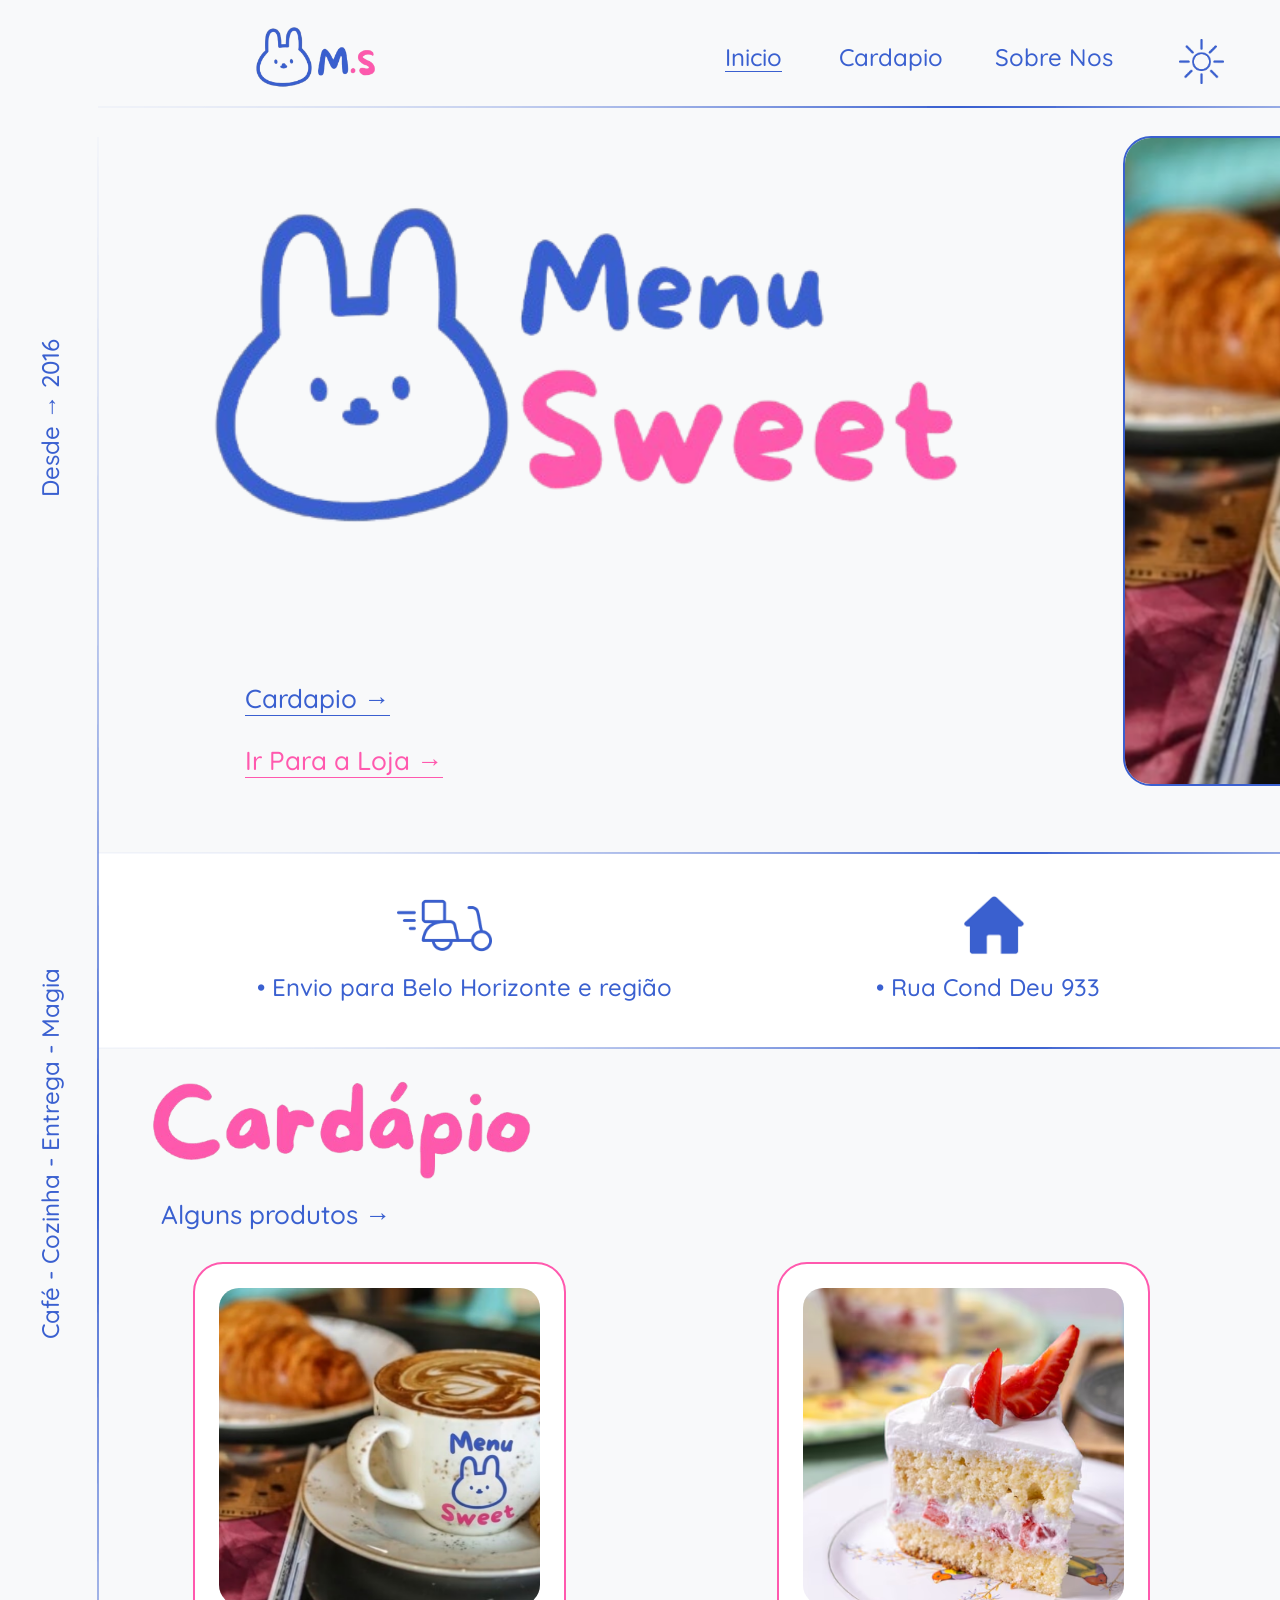
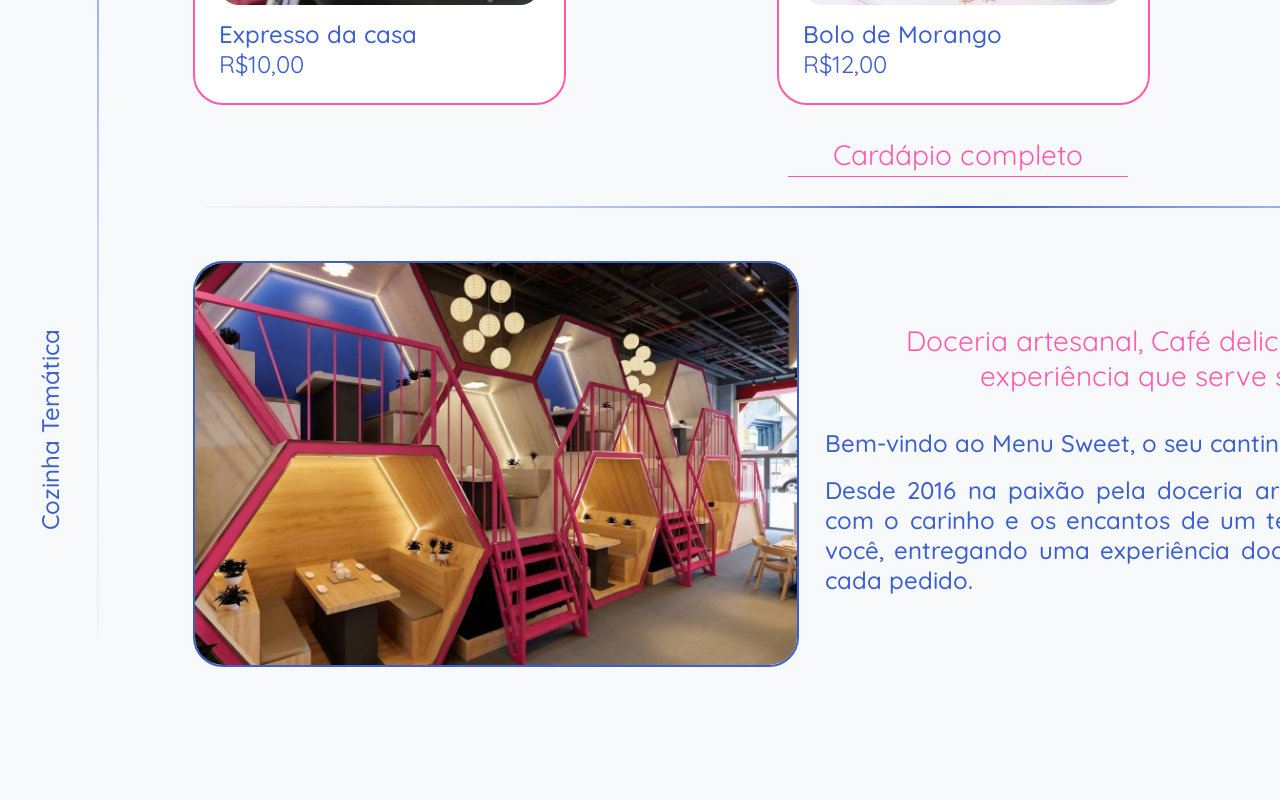
<file: index.html>
<!DOCTYPE html>
<html lang="pt-BR">
<head>
    <meta charset="UTF-8">
    <meta name="viewport" content="width=device-width, initial-scale=1.0">
    <link rel="stylesheet" href="landingpage.css">
    <title>Menu Sweet</title>
    <link rel="preconnect" href="https://fonts.googleapis.com">
    <link rel="preconnect" href="https://fonts.gstatic.com" crossorigin>
    <link href="https://fonts.googleapis.com/css2?family=Quicksand:wght@300..700&display=swap" rel="stylesheet">
</head>
<body>

    <header class="topo">
        <div class="topo-interno">
            <div class="linha-header"></div>

            <a href="#inicio" class="logo-pequena"><img src="logo1.png" alt="M.S"></a>

            <a href="#inicio" class="menu-link menu-inicio ativo">Inicio</a>
            <a href="#cardapio" class="menu-link menu-cardapio">Cardapio</a>
            <a href="#sobre" class="menu-link menu-sobre">Sobre Nos</a>

            <button type="button" class="btn-modo" aria-label="Alternar modo claro e escuro">
                <img src="Sol.png" alt="" class="icone-sol">
                <img src="lua.png" alt="" class="icone-lua">
                <img src="lua.png" alt="" class="mini-lua">
                <img src="Sol.png" alt="" class="mini-sol">
            </button>

            <a href="Cardapioindex.html" class="link-rosa topo-loja">Ir Para a Loja →</a>
        </div>
    </header>

    <div class="pagina" id="inicio">

        <img src="logo2.png" alt="Menu Sweet" class="logo-grande">

        <div class="linha-vertical"></div>

        <span class="lateral lat-desde">Desde → 2016</span>

        <a href="#cardapio" class="link-azul hero-cardapio">Cardapio →</a>
        <a href="#" class="link-rosa hero-loja">Ir Para a Loja →</a>

        <img src="fotocafe.png" alt="Café e croissant" class="foto-cafe">

        <section class="info">
            <div class="info-item item-moto">
                <div class="info-caixa"><img src="moto.png" alt="" class="info-icone icone-moto"></div>
                <p class="info-texto">• Envio para Belo Horizonte e região</p>
            </div>
            <div class="info-item item-casa">
                <div class="info-caixa"><img src="casa.png" alt="" class="info-icone icone-casa"></div>
                <p class="info-texto">• Rua Cond Deu 933</p>
            </div>
            <div class="info-item item-calen">
                <div class="info-caixa"><img src="calendario.png" alt="" class="info-icone icone-calen"></div>
                <p class="info-texto">• Entrega agendada</p>
            </div>
        </section>

        <span class="lateral lat-cafe">Café - Cozinha - Entrega - Magia</span>

        <h2 class="titulo-img titulo-cardapio" id="cardapio"><img src="Fontcardapio.png" alt="Cardápio"></h2>

        <p class="alguns">Alguns produtos →</p>

        <button type="button" class="card-produto c1">
            <img src="fotocafe.png" alt="" class="produto-foto">
            <span class="produto-texto">
                <span class="produto-nome">Expresso da casa</span>
                <span class="produto-preco">R$10,00</span>
            </span>
        </button>
        <button type="button" class="card-produto c2">
            <img src="YDJ33REZYBEMRATFQSNMTTOKQY.png" alt="" class="produto-foto">
            <span class="produto-texto">
                <span class="produto-nome">Bolo de Morango</span>
                <span class="produto-preco">R$12,00</span>
            </span>
        </button>
        <button type="button" class="card-produto c3">
            <img src="400020.jpg" alt="" class="produto-foto">
            <span class="produto-texto">
                <span class="produto-nome">Croissant Premium</span>
                <span class="produto-preco">R$12,00</span>
            </span>
        </button>

        <a href="Cardapioindex.html" class="link-rosa link-expande cardapio-completo">Cardápio completo</a>

        <div class="divisoria"></div>

        <img src="espaço.jpeg" alt="Espaço Menu Sweet" class="foto-espaco">

        <span class="lateral lat-cozinha">Cozinha Temática</span>

        <h2 class="titulo-img titulo-sobre" id="sobre"><img src="FontSobre.png" alt="Sobre Nos"></h2>

        <p class="sobre-destaque">Doceria artesanal, Café delicioso, encantos temáticos e uma experiência que serve sobretudo sabor e alegria.</p>

        <p class="sobre-boas">Bem-vindo ao Menu Sweet, o seu cantinho de magia e sabor!</p>

        <p class="sobre-descricao">Desde 2016 na paixão pela doceria artesanal e pelo café delicioso, preparados com o carinho e os encantos de um tema acolhedor. Nossa missão é cuidar de você, entregando uma experiência doce que sirva, sobretudo, sabor e alegria a cada pedido.</p>

    </div>

     <script src="script.js"></script>
</body>
</html>
</file>
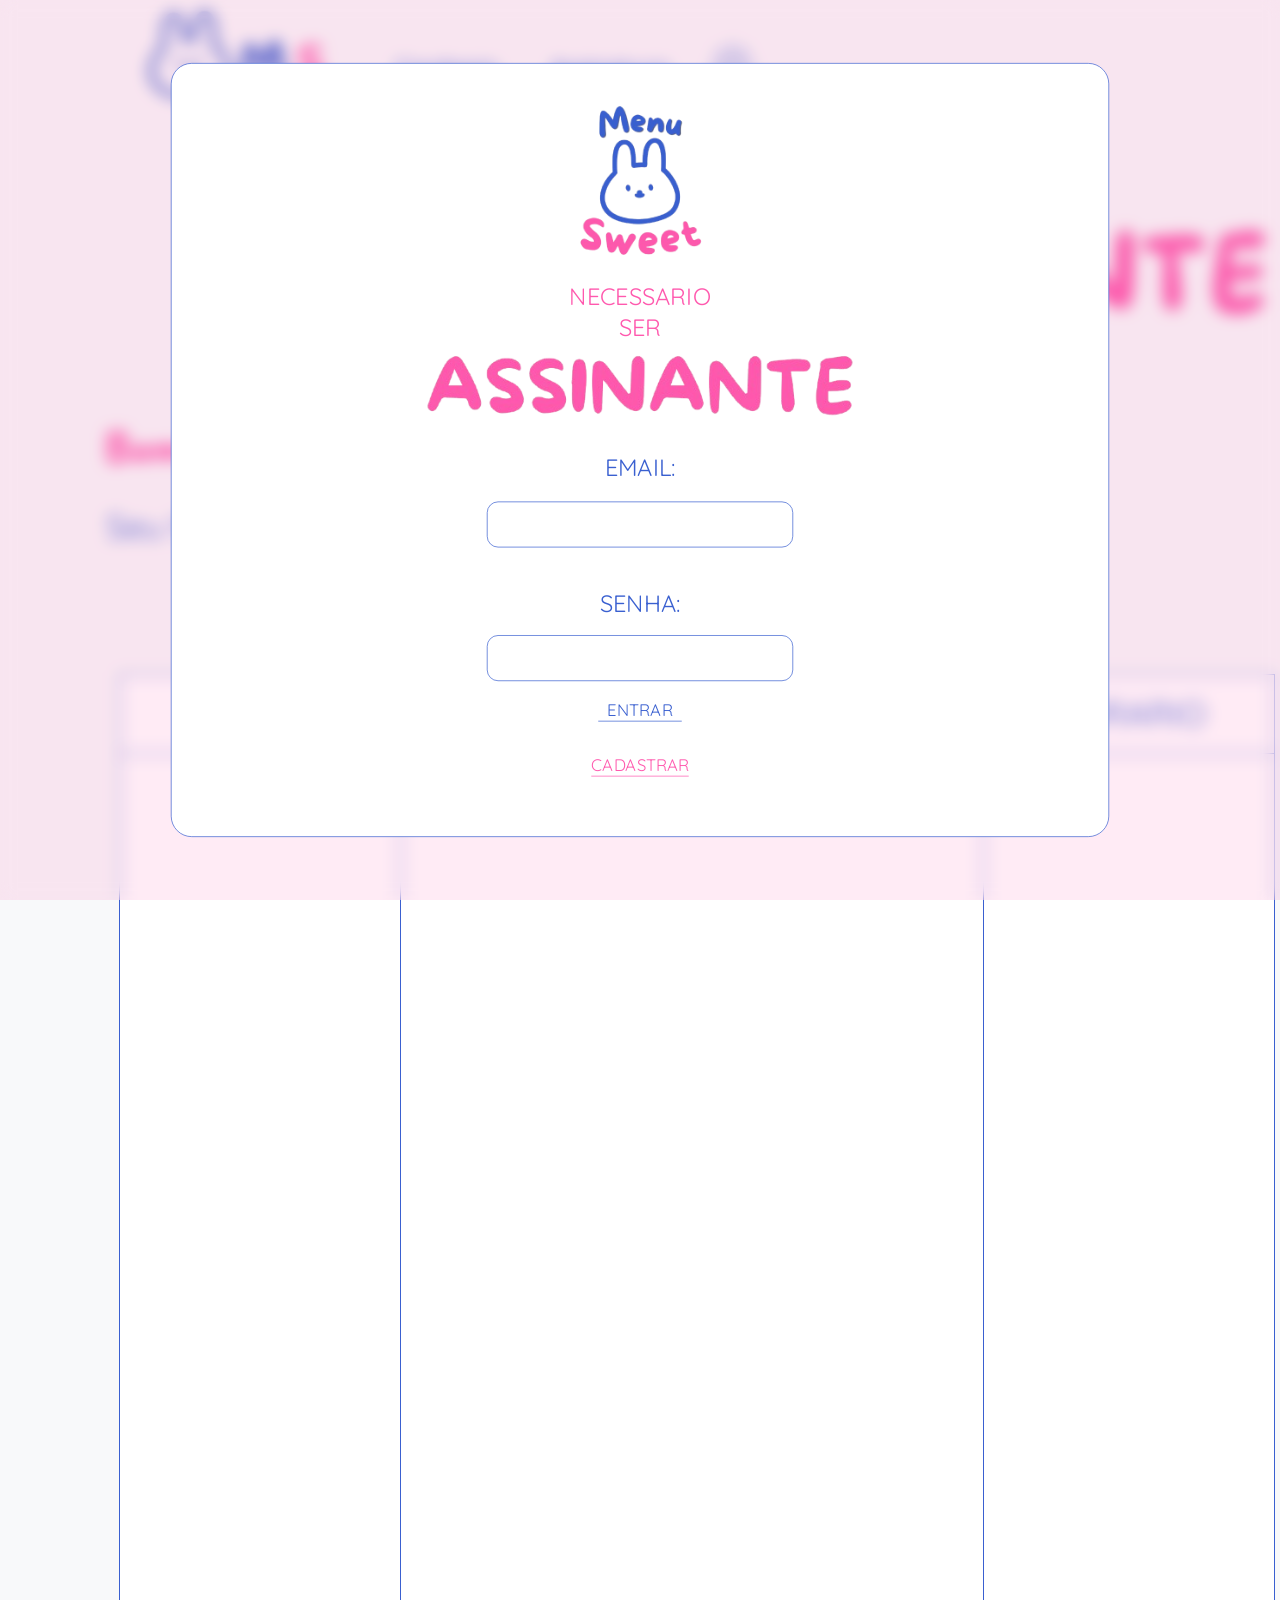
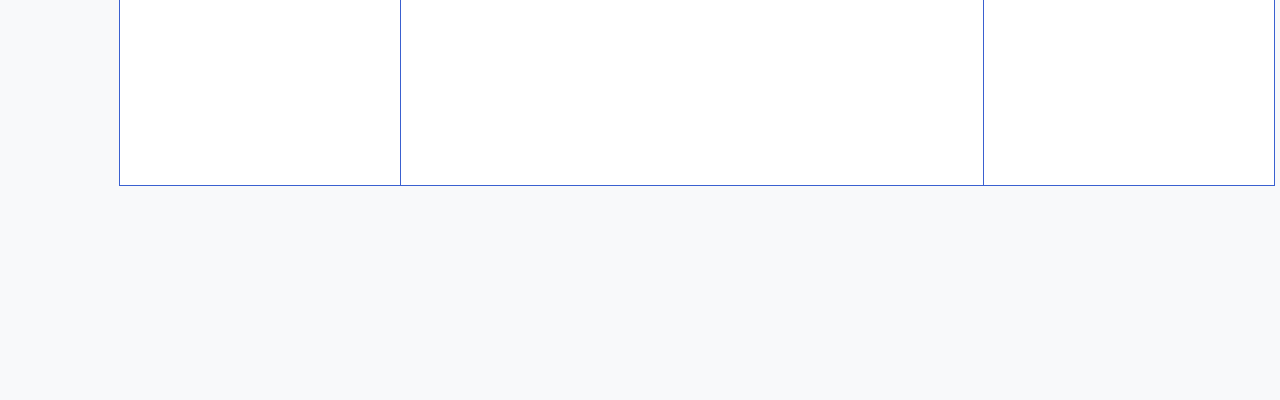
<file: Assinanteindex.html>
<!DOCTYPE html>
<html lang="pt-BR">
<head>
    <meta charset="UTF-8">
    <meta name="viewport" content="width=device-width, initial-scale=1.0">
    
    <link rel="stylesheet" href="Assinatura.css">
    <title>Assinante - Menu Sweet</title>
    <link rel="preconnect" href="https://fonts.googleapis.com">
    <link rel="preconnect" href="https://fonts.gstatic.com" crossorigin>
    <link href="https://fonts.googleapis.com/css2?family=Quicksand:wght@300..700&display=swap" rel="stylesheet">
</head>
<body>

    <header class="topo">
        <div class="topo-interno">

            <a href="Cardapioindex.html" class="logo-pequena"><img src="logo1.png" alt="M.S"></a>

            <a href="Cardapioindex.html" class="menu-link link-cardapio">Cardapio</a>
            <a href="#" class="menu-link link-assinatura ativo">Assinatura</a>

            <button type="button" class="btn-modo" aria-label="Alternar modo claro e escuro">
                <img src="Sol.png" alt="" class="icone-sol">
                <img src="lua.png" alt="" class="icone-lua">
                <img src="lua.png" alt="" class="mini-lua">
                <img src="Sol.png" alt="" class="mini-sol">
            </button>

            <a href="Carrinhoindex.html" class="topo-carrinho" aria-label="Carrinho"><img src="Carrinho.png" alt=""></a>
            <a href="Perfilindex.html" class="topo-perfil" aria-label="Perfil"><img src="perfil.png" alt=""></a>

        </div>
    </header>

    <div class="pagina">

        <img src="Assinatura.png" alt="Assinante" class="titulo-imagem">

        <h2 class="titulo-rosa saudacao"><img src="Bomtever.png" alt="Bom te ver"></h2>
        <p class="texto-azul nome">Seu Nome</p>

        <h2 class="titulo-rosa mensalidade"><img src="mensalidade.png" alt="Mensalidade"></h2>
        <p class="texto-azul dia">Em Dia</p>

        <table class="tabela">
            <colgroup>
                <col class="col-dia">
                <col class="col-pedido">
                <col class="col-horario">
            </colgroup>
            <thead>
                <tr>
                    <th>DIA</th>
                    <th>PEDIDO</th>
                    <th>HORARIO</th>
                </tr>
            </thead>
            <tbody>
                <tr>
                    <td></td>
                    <td></td>
                    <td></td>
                </tr>
            </tbody>
        </table>

        <h2 class="titulo-rosa endereco-titulo"><img src="endereço.png" alt="Endereço"></h2>
        <ul class="endereco-lista">
            <li>Rua</li>
            <li>Numero</li>
            <li>CEP</li>
            <li>Complemento</li>
        </ul>

        <a href="Perfilindex.html" class="lapis" aria-label="Editar">
            <img src="Edição.png" alt="">
        </a>

    </div>

    <div class="portao">
        <div class="portao-modal">

            <img src="logo3.png" alt="Menu Sweet" class="portao-logo">

            <p class="portao-aviso">NECESSARIO<br>SER</p>

            <img src="Assinatura.png" alt="Assinante" class="portao-titulo">

            <form action="#" method="post" class="portao-form">

                <label for="portao-email" class="portao-rotulo portao-rotulo-email">EMAIL:</label>
                <input type="email" id="portao-email" name="email" class="portao-campo portao-campo-email" autocomplete="email" required>

                <label for="portao-senha" class="portao-rotulo portao-rotulo-senha">SENHA:</label>
                <input type="password" id="portao-senha" name="senha" class="portao-campo portao-campo-senha" autocomplete="current-password" required>

                <button type="submit" class="portao-entrar">ENTRAR</button>

            </form>

            <a href="cadastroassinaturaindex.html" class="portao-cadastrar">CADASTRAR</a>

        </div>
    </div>

    <script src="script.js"></script>
</body>
</html>
</file>
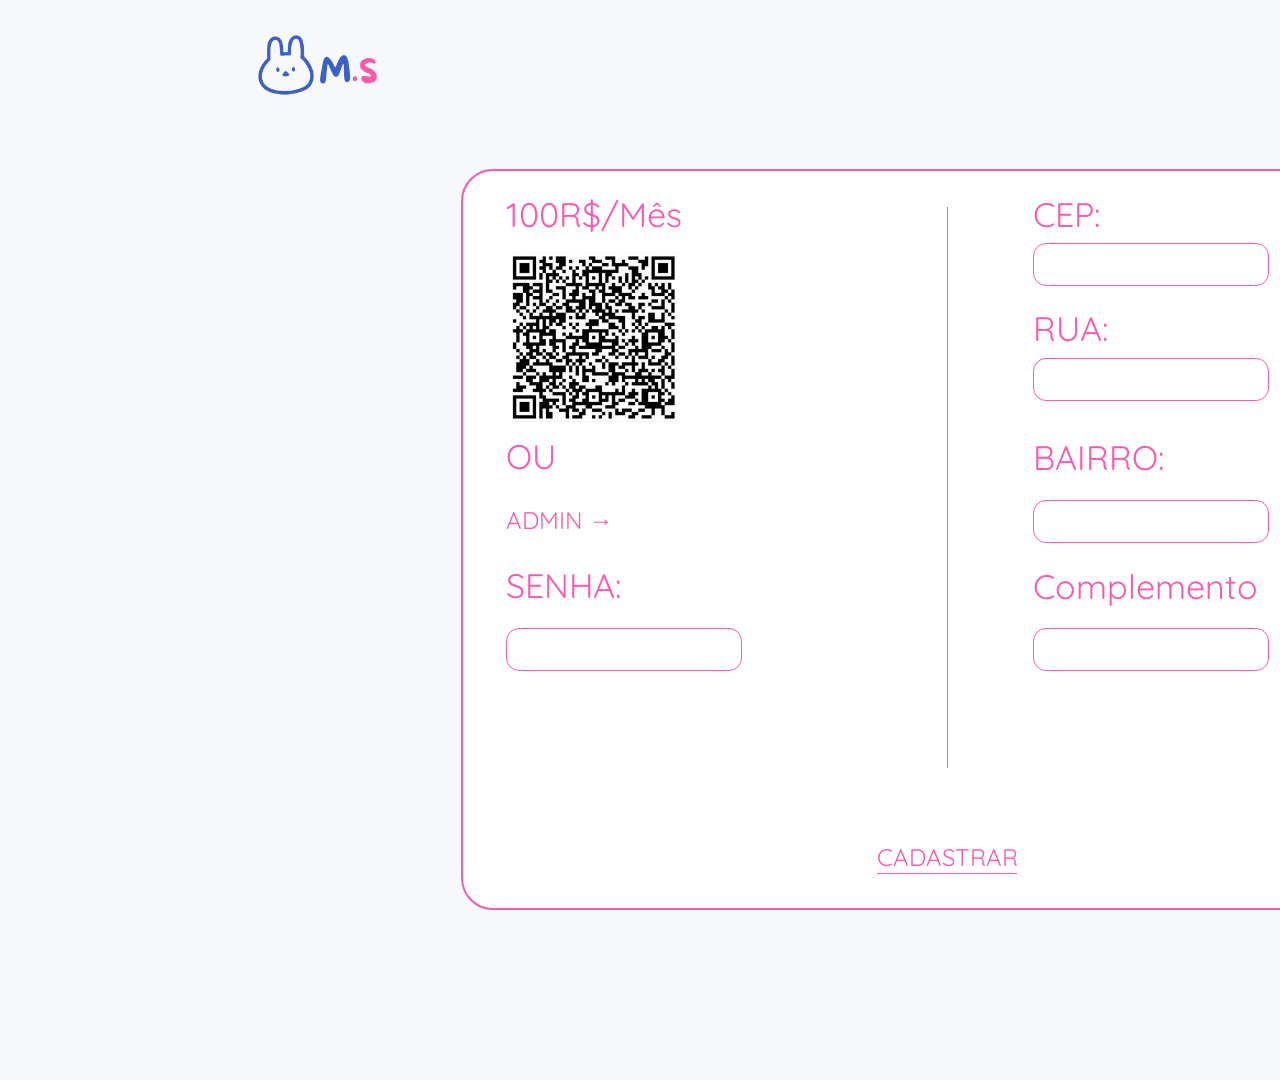
<file: cadastroassinaturaindex.html>
<!DOCTYPE html>
<html lang="pt-BR">
<head>
    <meta charset="UTF-8">
    <meta name="viewport" content="width=device-width, initial-scale=1.0">
    
    <link rel="stylesheet" href="cadastroassinatura.css">
    <title>Assinatura - Menu Sweet</title>
    <link rel="preconnect" href="https://fonts.googleapis.com">
    <link rel="preconnect" href="https://fonts.gstatic.com" crossorigin>
    <link href="https://fonts.googleapis.com/css2?family=Quicksand:wght@300..700&display=swap" rel="stylesheet">
</head>
<body>
    <div class="pagina">

        <header class="topo">
            <a href="Cardapioindex.html" class="logo-pequena"><img src="logo1.png" alt="M.S"></a>

            <a href="#" class="topo-nome">Seu Nome</a>
            <a href="Perfilindex.html" class="topo-perfil"><img src="perfil.png" alt="Perfil"></a>
        </header>

        <main class="conteudo">

            <div class="cartao"></div>
            <div class="divisor"></div>

            <p class="preco">100R$/Mês</p>
            <img src="qrcode.png" alt="QR Code" class="qrcode">
            <p class="ou">OU</p>
            <a href="#" class="admin">ADMIN →</a>

            <form action="#" method="post" class="form-assinatura">

                <label for="senha" class="rotulo">SENHA:</label>
                <input type="password" id="senha" name="senha" class="campo" autocomplete="current-password">

                <label for="cep" class="rotulo">CEP:</label>
                <input type="text" id="cep" name="cep" class="campo" autocomplete="postal-code" required>

                <label for="num" class="rotulo">NUM:</label>
                <input type="text" id="num" name="num" class="campo" required>

                <label for="rua" class="rotulo">RUA:</label>
                <input type="text" id="rua" name="rua" class="campo" autocomplete="address-line1" required>

                <label for="apt" class="rotulo">APT:</label>
                <input type="text" id="apt" name="apt" class="campo">

                <label for="bairro" class="rotulo">BAIRRO:</label>
                <input type="text" id="bairro" name="bairro" class="campo" required>

                <label for="complemento" class="rotulo">Complemento</label>
                <input type="text" id="complemento" name="complemento" class="campo">

                <button type="submit" class="btn-cadastrar">CADASTRAR</button>

            </form>

        </main>

    </div>

    <script src="script.js"></script>
</body>
</html>
</file>
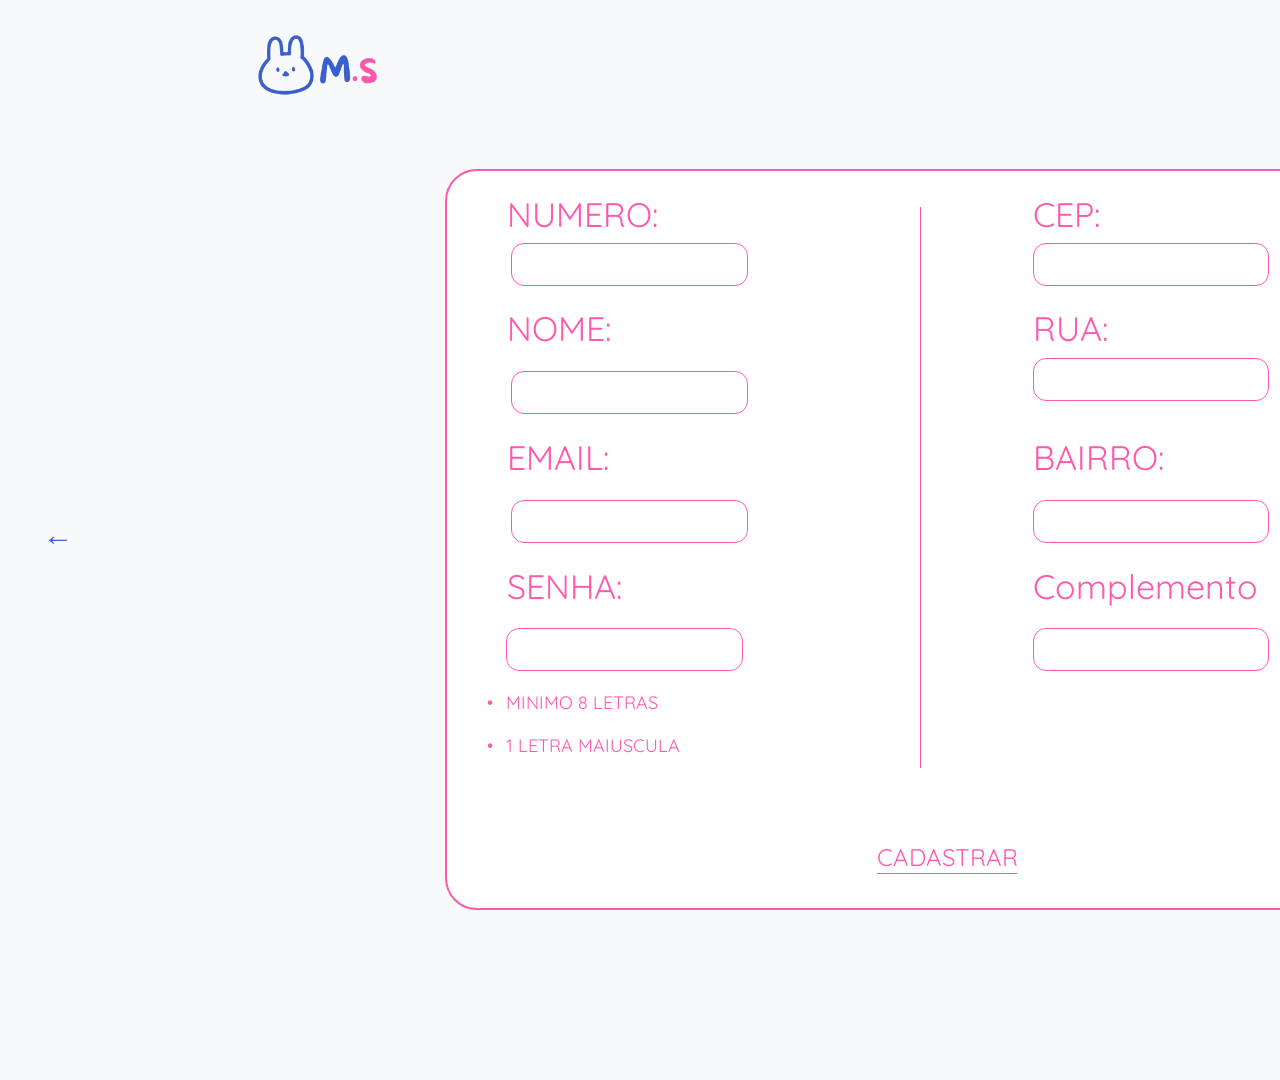
<file: Cadastroindex.html>
<!DOCTYPE html>
<html lang="pt-BR">
<head>
    <meta charset="UTF-8">
    <meta name="viewport" content="width=device-width, initial-scale=1.0">
    <link rel="stylesheet" href="Cadastro.css">
    <title>Cadastro - Menu Sweet</title>
    <link rel="preconnect" href="https://fonts.googleapis.com">
    <link rel="preconnect" href="https://fonts.gstatic.com" crossorigin>
    <link href="https://fonts.googleapis.com/css2?family=Quicksand:wght@300..700&display=swap" rel="stylesheet">
</head>
<body>
    <div class="pagina" data-vista="cadastro">

        <div class="vistas">

            <div class="vista vista-cadastro">

                <button type="button" class="seta seta-voltar" data-ir="entrar" aria-label="Ir para entrar">←</button>

                <div class="cartao"></div>
                <div class="divisor"></div>

                <form action="#" class="form-cadastro">

                    <label for="telefone" class="rotulo">NUMERO:</label>
                    <input type="tel" id="telefone" name="telefone" class="campo" autocomplete="tel" required>

                    <label for="nome" class="rotulo">NOME:</label>
                    <input type="text" id="nome" name="nome" class="campo" autocomplete="name" required>

                    <label for="email" class="rotulo">EMAIL:</label>
                    <input type="email" id="email" name="email" class="campo" autocomplete="email" required>

                    <label for="senha" class="rotulo">SENHA:</label>
                    <input type="password" id="senha" name="senha" class="campo" autocomplete="new-password" minlength="8" pattern="(?=.*[A-Z]).{8,}" title="Mínimo 8 letras e 1 letra maiúscula" required>

                    <p class="dica dica-1">MINIMO 8 LETRAS</p>
                    <p class="dica dica-2">1 LETRA MAIUSCULA</p>

                    <label for="cep" class="rotulo">CEP:</label>
                    <input type="text" id="cep" name="cep" class="campo" autocomplete="postal-code" required>

                    <label for="num" class="rotulo">NUM:</label>
                    <input type="text" id="num" name="num" class="campo" required>

                    <label for="rua" class="rotulo">RUA:</label>
                    <input type="text" id="rua" name="rua" class="campo" autocomplete="address-line1" required>

                    <label for="apt" class="rotulo">APT:</label>
                    <input type="text" id="apt" name="apt" class="campo">

                    <label for="bairro" class="rotulo">BAIRRO:</label>
                    <input type="text" id="bairro" name="bairro" class="campo" required>

                    <label for="complemento" class="rotulo">Complemento</label>
                    <input type="text" id="complemento" name="complemento" class="campo">

                    <button type="submit" class="btn-cadastrar">CADASTRAR</button>

                </form>

            </div>

            <div class="vista vista-entrar">

                <button type="button" class="seta seta-avancar" data-ir="cadastro" aria-label="Ir para cadastro">→</button>

                <div class="cartao cartao-entrar">

                    <img src="logo3.png" alt="Menu Sweet" class="entrar-logo">

                    <form action="#" class="form-entrar">

                        <label for="entrar-email" class="entrar-rotulo rotulo-email">EMAIL:</label>
                        <input type="email" id="entrar-email" name="email" class="entrar-campo campo-email" autocomplete="email" required>

                        <label for="entrar-senha" class="entrar-rotulo rotulo-senha">SENHA:</label>
                        <input type="password" id="entrar-senha" name="senha" class="entrar-campo campo-senha" autocomplete="current-password" required>

                        <button type="submit" class="btn-entrar">ENTRAR</button>

                    </form>

                </div>

            </div>

        </div>

        <header class="topo">
            <a href="Cardapioindex.html" class="logo-pequena"><img src="logo1.png" alt="M.S"></a>

            <a href="#entrar" class="topo-link link-entrar" data-ir="entrar">ENTRAR</a>
            <a href="#cadastro" class="topo-link link-cadastro ativo" data-ir="cadastro">CADASTRO</a>
        </header>

    </div>

    <script src="script.js"></script>
</body>
</html>
</file>
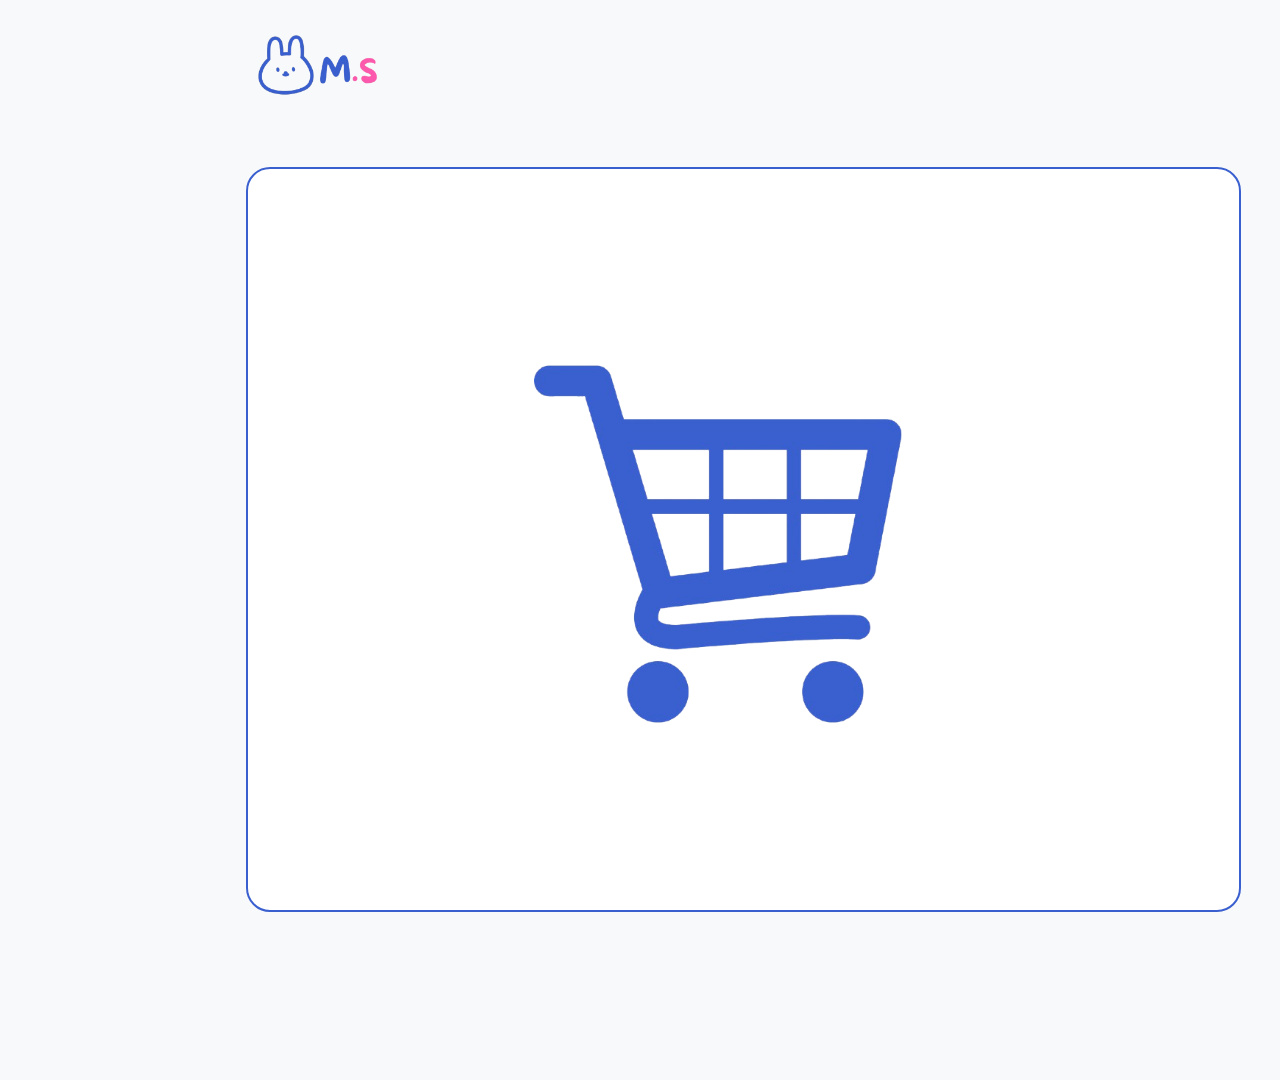
<file: Carrinhoindex.html>
<!DOCTYPE html>
<html lang="pt-BR">
<head>
    <meta charset="UTF-8">
    <meta name="viewport" content="width=device-width, initial-scale=1.0">
    <link rel="stylesheet" href="Carrinho.css">
    <title>Carrinho - Menu Sweet</title>
    <link rel="preconnect" href="https://fonts.googleapis.com">
    <link rel="preconnect" href="https://fonts.gstatic.com" crossorigin>
    <link href="https://fonts.googleapis.com/css2?family=Quicksand:wght@300..700&display=swap" rel="stylesheet">
</head>
<body>
    <div class="pagina">

        <header class="topo">
            <a href="Cardapioindex.html" class="logo-pequena"><img src="logo1.png" alt="M.S"></a>
        </header>

        <section class="bloco-carrinho">
            <div class="painel-carrinho"></div>
            <img src="Carrinho.png" alt="Carrinho" class="img-carrinho">
        </section>

        <section class="bloco-pedido">
            <div class="painel-pedido"></div>
            <div class="pedido-divisor"></div>

            <p class="pedido-texto pedido-titulo">PEDIDO:</p>
            <div class="pedido-lista"></div>

            <p class="pedido-endereco">(ENDEREÇO)</p>
            <p class="pedido-texto pedido-frete">FRETE:</p>
            <p class="pedido-texto pedido-total">TOTAL:</p>

            <button type="button" class="btn-comprar">COMPRAR</button>
        </section>

    </div>

    <script src="script.js"></script>
</body>
</html>
</file>
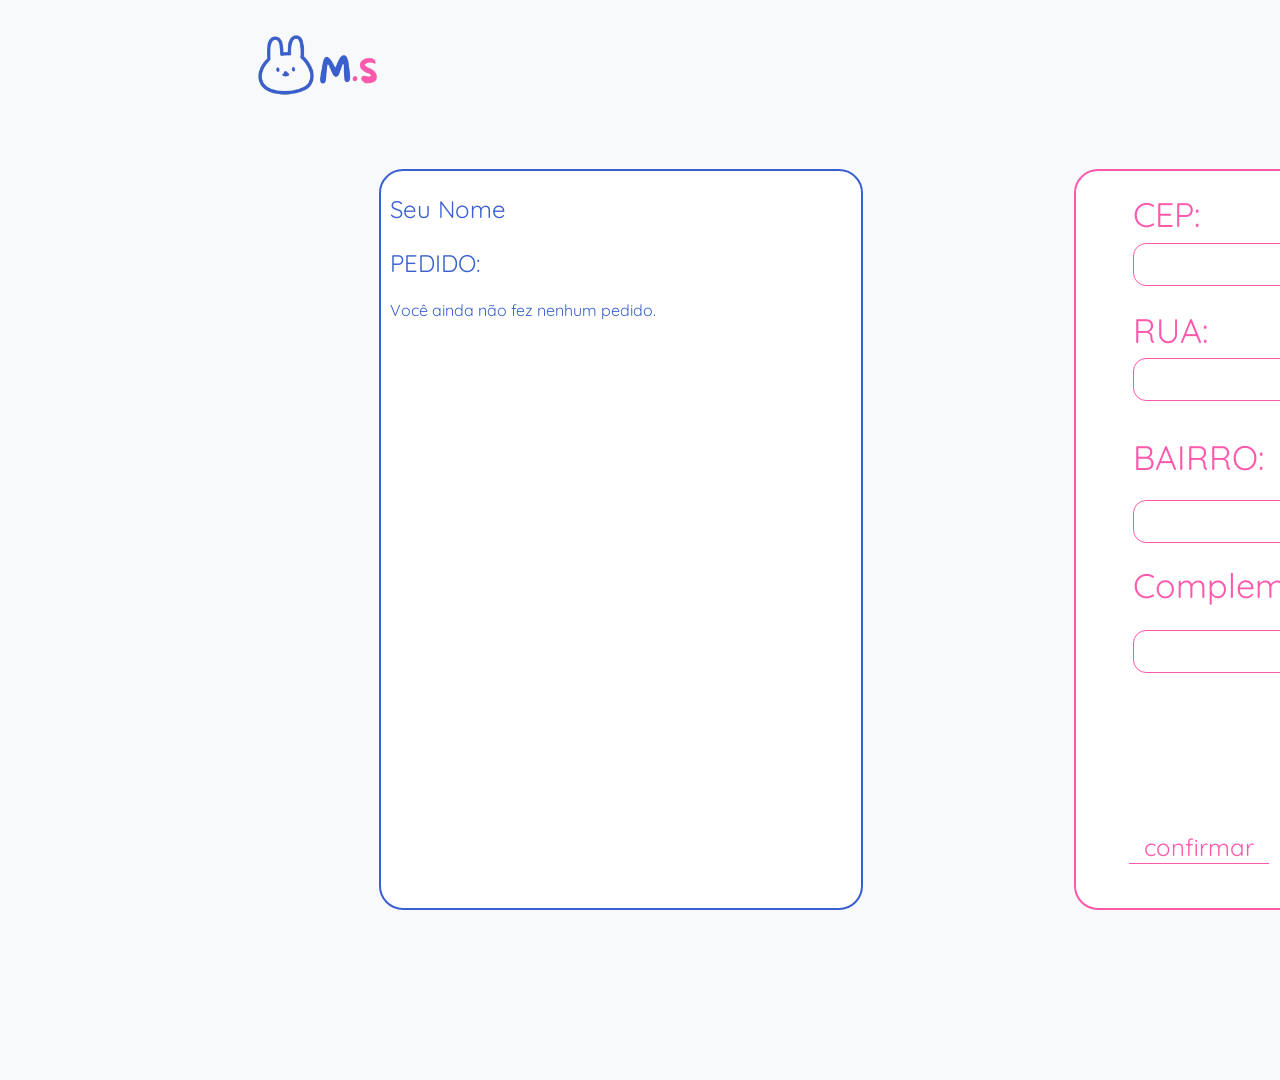
<file: Perfilindex.html>
<!DOCTYPE html>
<html lang="pt-BR">
<head>
    <meta charset="UTF-8">
    <meta name="viewport" content="width=device-width, initial-scale=1.0">
    
    <link rel="stylesheet" href="perfil.css">
    <title>Perfil - Menu Sweet</title>
    <link rel="preconnect" href="https://fonts.googleapis.com">
    <link rel="preconnect" href="https://fonts.gstatic.com" crossorigin>
    <link href="https://fonts.googleapis.com/css2?family=Quicksand:wght@300..700&display=swap" rel="stylesheet">
</head>
<body>
    <div class="pagina">

        <header class="topo">
            <a href="Cardapioindex.html" class="logo-pequena"><img src="logo1.png" alt="M.S"></a>

            <a href="#" class="topo-nome">Seu Nome</a>
            <a href="#" class="topo-perfil"><img src="perfil.png" alt="Perfil"></a>
        </header>

        <section class="bloco-pedidos">
            <div class="painel-pedidos"></div>
            <p class="pedidos-nome">Seu Nome</p>
            <p class="pedidos-titulo">PEDIDO:</p>
            <div class="pedidos-lista"></div>
        </section>

        <section class="bloco-endereco">
            <div class="painel-endereco"></div>

            <form action="#" class="form-endereco">

                <label for="cep" class="rotulo">CEP:</label>
                <input type="text" id="cep" name="cep" class="campo" autocomplete="postal-code" required>

                <label for="num" class="rotulo">NUM:</label>
                <input type="text" id="num" name="num" class="campo" required>

                <label for="rua" class="rotulo">RUA:</label>
                <input type="text" id="rua" name="rua" class="campo" autocomplete="address-line1" required>

                <label for="apt" class="rotulo">APT:</label>
                <input type="text" id="apt" name="apt" class="campo">

                <label for="bairro" class="rotulo">BAIRRO:</label>
                <input type="text" id="bairro" name="bairro" class="campo" required>

                <label for="complemento" class="rotulo">Complemento</label>
                <input type="text" id="complemento" name="complemento" class="campo">

                <button type="submit" class="btn-confirmar">confirmar</button>

            </form>
        </section>

    </div>
    <script src="script.js"></script>
</body>
</html>
</file>
<file: landingpage.css>
*{
    padding: 0;
    margin: 0;
    box-sizing: border-box;
}

:root{
    --fundo: #F8F9FA;
    --card: #FFFFFF;
    --titulo: #1E2230;
    --azul: #3A60D0;
    --rosa: #FF59AE;
    --glow: rgba(255, 89, 174, 0.4);
    --linha-fraca: rgba(58, 96, 208, 0.15);
}

:root[data-tema="escuro"]{
    --fundo: #121625;
    --card: #1B2238;
    --titulo: #F9F8FA;
    --azul: #4B72E8;
    --linha-fraca: rgba(75, 114, 232, 0.15);
}

html{
    scroll-behavior: smooth;
    scroll-padding-top: 110px;
}

body{
    background-color: var(--fundo);
    color: var(--titulo);
    font-family: "Quicksand", sans-serif;
    overflow-x: hidden;
    transition: background-color 0.3s ease-in-out, color 0.3s ease-in-out;
}

a{
    text-decoration: none;
}

.topo{
    position: fixed;
    top: 0;
    left: 0;
    width: 100%;
    background-color: var(--fundo);
    z-index: 100;
    transition: background-color 0.3s ease-in-out;
}

.linha-header,
.divisoria,
.info::before,
.info::after{
    height: 2px;
    background: linear-gradient(to right, var(--linha-fraca), var(--azul) 50%, var(--linha-fraca));
    clip-path: polygon(0 40%, 50% 0, 100% 40%, 100% 60%, 50% 100%, 0 60%);
}

.linha-vertical{
    width: 2px;
    background: linear-gradient(to bottom, var(--linha-fraca), var(--azul) 50%, var(--linha-fraca));
    clip-path: polygon(40% 0, 60% 0, 100% 50%, 60% 100%, 40% 100%, 0 50%);
    z-index: 3;
}

.menu-link{
    color: var(--azul);
    font-weight: 500;
    line-height: 30px;
    white-space: nowrap;
    transition: color 0.3s ease-in-out;
}

.menu-link::after{
    content: "";
    position: absolute;
    left: 0;
    bottom: 0;
    width: 100%;
    height: 1px;
    background-color: currentColor;
    transform: scaleX(0);
    transform-origin: center center;
    transition: transform 0.3s ease-in-out;
}

.menu-link.ativo::after,
.menu-link:hover::after{
    transform: scaleX(1);
}

.menu-link:hover{
    color: var(--rosa);
}

.btn-modo{
    padding: 0;
    background: none;
    border: none;
    cursor: pointer;
}

.btn-modo img{
    position: absolute;
    object-fit: contain;
    pointer-events: none;
    transition: opacity 0.3s ease-in-out, transform 0.3s ease-in-out;
}

.icone-sol,
.icone-lua{
    inset: 0;
    width: 100%;
    height: 100%;
}

.mini-sol,
.mini-lua{
    top: -8px;
    right: -8px;
    width: 22px;
    height: 22px;
    opacity: 0;
    transform: scale(0.5);
}

.icone-lua{
    opacity: 0;
}

.btn-modo:hover .icone-sol,
.btn-modo:hover .icone-lua{
    transform: translateY(-5px);
}

.btn-modo:hover .mini-lua{
    opacity: 1;
    transform: translateY(-5px) scale(1);
}

:root[data-tema="escuro"] .icone-sol{
    opacity: 0;
}

:root[data-tema="escuro"] .icone-lua{
    opacity: 1;
}

:root[data-tema="escuro"] .btn-modo:hover .mini-lua{
    opacity: 0;
    transform: scale(0.5);
}

:root[data-tema="escuro"] .btn-modo:hover .mini-sol{
    opacity: 1;
    transform: translateY(-5px) scale(1);
}

.link-azul,
.link-rosa{
    display: inline-block;
    font-size: 26px;
    font-weight: 500;
    line-height: 30px;
    white-space: nowrap;
    padding-bottom: 2px;
    transition: transform 0.3s ease-in-out, color 0.3s ease-in-out;
}

.link-azul{
    color: var(--azul);
}

.link-rosa{
    color: var(--rosa);
}

.link-azul::after,
.link-rosa::after{
    content: "";
    position: absolute;
    left: 0;
    bottom: 0;
    width: 100%;
    height: 1px;
    background-color: currentColor;
    transition: height 0.3s ease-in-out;
}

.link-azul:hover,
.link-rosa:hover{
    transform: translateX(14px);
}

.link-rosa.link-expande:hover{
    transform: scale(1.12);
}

.link-rosa.link-expande:hover::after{
    height: 3px;
}

.lateral{
    white-space: nowrap;
    color: var(--azul);
    font-weight: 500;
    font-size: 24px;
    line-height: 30px;
}

.logo-grande{
    pointer-events: none;
}

.foto-cafe,
.foto-espaco{
    object-fit: cover;
    border: solid 2px var(--azul);
}

.info{
    background-color: var(--card);
    transition: background-color 0.3s ease-in-out;
}

.info::before,
.info::after{
    content: "";
    position: absolute;
    left: 0;
    width: 100%;
}

.info::before{
    top: -1px;
}

.info::after{
    bottom: -1px;
}

.info-item{
    text-align: center;
}

.info-caixa{
    display: flex;
    align-items: center;
    justify-content: center;
}

.info-icone{
    display: block;
    height: auto;
}

.info-texto{
    color: var(--azul);
    font-weight: 500;
}

.titulo-img{
    line-height: 0;
}

.titulo-img img{
    display: block;
    width: 100%;
    height: auto;
}

.alguns{
    color: var(--azul);
    font-weight: 500;
    line-height: 30px;
    white-space: nowrap;
}

.card-produto{
    display: flex;
    flex-direction: column;
    gap: 14px;
    padding: 24px;
    font: inherit;
    text-align: left;
    cursor: pointer;
    -webkit-appearance: none;
    appearance: none;
    -webkit-tap-highlight-color: transparent;
    background-color: var(--card);
    border: solid 2px var(--rosa);
    border-radius: 30px;
    transition: background-color 0.3s ease-in-out, box-shadow 0.3s ease-in-out, transform 0.3s ease-in-out;
}

.card-produto:hover{
    box-shadow: 0 0 24px var(--glow);
    transform: translateY(-6px);
}

.card-produto:active{
    transform: translateY(-2px);
}

.card-produto:focus-visible{
    outline: 2px solid var(--azul);
    outline-offset: 3px;
}

.produto-foto{
    flex: 1 1 auto;
    min-height: 0;
    width: 100%;
    object-fit: cover;
    border-radius: 20px;
}

.produto-texto{
    display: flex;
    flex-direction: column;
}

.produto-nome,
.produto-preco{
    color: var(--azul);
    font-size: 24px;
    line-height: 30px;
    transition: color 0.3s ease-in-out;
}

.produto-nome{
    font-weight: 500;
}

.produto-preco{
    font-weight: 400;
    white-space: nowrap;
}

.card-produto:hover .produto-nome,
.card-produto:hover .produto-preco{
    color: var(--rosa);
}

.seta{
    color: var(--rosa);
    font-size: 30px;
    line-height: 30px;
    cursor: pointer;
}

.cardapio-completo{
    text-align: center;
    font-weight: 400;
}

.sobre-destaque{
    color: var(--rosa);
    font-weight: 400;
    text-align: center;
}

.sobre-boas,
.sobre-descricao{
    color: var(--azul);
    font-weight: 500;
}

@media (min-width: 1025px){
    .pagina{
        position: relative;
        width: 1920px;
        height: 2400px;
        margin: 0 auto;
    }

    .pagina > *{
        position: absolute;
    }

    .linha-header{
        left: 98px;
        top: 106px;
        width: 1722px;
    }

    .linha-vertical{
        left: 97px;
        top: 137px;
        height: 2098px;
    }

    .divisoria{
        left: 206px;
        top: 1806px;
        width: 1508px;
    }

    .topo{
        height: 110px;
    }

    .topo-interno{
        position: relative;
        width: 1920px;
        height: 110px;
        margin: 0 auto;
    }

    .topo-interno > *{
        position: absolute;
    }

    .logo-pequena{
        left: 247px;
        top: -14px;
    }

    .logo-pequena img{
        display: block;
        width: 149px;
        height: auto;
    }

    .menu-link{
        top: 42px;
        font-size: 24px;
    }

    .menu-inicio{ left: 725px; }
    .menu-cardapio{ left: 839px; }
    .menu-sobre{ left: 995px; }

    .btn-modo{
        left: 1179px;
        top: 39px;
        width: 45px;
        height: 45px;
    }

    .topo-loja{
        left: 1483px;
        top: 42px;
        font-size: 24px;
    }

    .lateral{
        transform: translate(-50%, -50%) rotate(-90deg);
    }

    .lat-desde{
        left: 50px;
        top: 418px;
    }

    .lat-cafe{
        left: 50px;
        top: 1153px;
    }

    .lat-cozinha{
        left: 50px;
        top: 2029px;
    }

    .logo-grande{
        left: 193px;
        top: -4px;
        width: 786px;
        height: auto;
    }

    .hero-cardapio{
        left: 245px;
        top: 684px;
    }

    .hero-loja{
        left: 245px;
        top: 746px;
    }

    .foto-cafe{
        left: 1123px;
        top: 136px;
        width: 552px;
        height: 650px;
        border-radius: 28px;
    }

    .info{
        left: 98px;
        top: 853px;
        width: 1822px;
        height: 195px;
    }

    .info-item{
        position: absolute;
        top: 32px;
        width: 600px;
    }

    .item-moto{ left: 66px; }
    .item-casa{ left: 590px; }
    .item-calen{ left: 1152px; }

    .info-caixa{
        height: 80px;
    }

    .icone-moto{ width: 95px; transform: translateX(-20px); }
    .icone-casa{ width: 62px; transform: translateX(6px); }
    .icone-calen{ width: 58px; transform: translateX(16px); }

    .info-texto{
        margin-top: 7px;
        font-size: 24px;
        line-height: 30px;
        white-space: nowrap;
    }

    .titulo-cardapio{
        left: 150px;
        top: 1131px;
        width: 382px;
        transform: translateY(-50%);
    }

    .alguns{
        left: 161px;
        top: 1200px;
        font-size: 26px;
    }

    .card-produto{
        top: 1262px;
        width: 373px;
        height: 443px;
    }

    .c1{ left: 193px; }
    .c2{ left: 777px; }
    .c3{ left: 1361px; }

    .seta{
        top: 1468px;
    }

    .seta-esq{ left: 120px; }
    .seta-dir{ left: 1769px; }

    .cardapio-completo{
        left: 788px;
        top: 1737px;
        width: 340px;
        height: 40px;
        padding: 0 0 4px;
        font-size: 28px;
        line-height: 36px;
    }

    .foto-espaco{
        left: 193px;
        top: 1861px;
        width: 606px;
        height: 406px;
        border-radius: 30px;
    }

    .titulo-sobre{
        right: 151px;
        top: 1865px;
        width: 380px;
        transform: translateY(-50%);
    }

    .sobre-destaque{
        left: 828px;
        top: 1923px;
        width: 940px;
        font-size: 28px;
        line-height: 35px;
    }

    .sobre-boas{
        left: 825px;
        top: 2028px;
        width: 945px;
        font-size: 24px;
        line-height: 30px;
    }

    .sobre-descricao{
        left: 825px;
        top: 2075px;
        width: 945px;
        font-size: 24px;
        line-height: 30px;
        text-align: justify;
    }
}

@media (max-width: 1024px){
    html{
        scroll-padding-top: 100px;
    }

    .topo{
        padding: 6px 16px 8px;
    }

    .topo-interno{
        display: flex;
        flex-wrap: wrap;
        align-items: center;
        column-gap: 14px;
        row-gap: 2px;
    }

    .linha-header,
    .linha-vertical,
    .lateral,
    .seta{
        display: none;
    }

    .logo-pequena{
        flex: 1 1 calc(100% - 60px);
    }

    .logo-pequena img{
        display: block;
        width: 92px;
        height: auto;
        margin: -24px 0 -24px -4px;
    }

    .btn-modo{
        position: relative;
        width: 38px;
        height: 38px;
    }

    .mini-sol,
    .mini-lua{
        top: -6px;
        right: -6px;
        width: 18px;
        height: 18px;
    }

    .menu-link{
        position: relative;
        font-size: 14px;
    }

    .topo-loja{
        position: relative;
        margin-left: auto;
        font-size: 13px;
    }

    .pagina{
        display: flex;
        flex-direction: column;
        width: 100%;
        padding: 100px 20px 40px;
    }

    .logo-grande{
        order: -4;
        display: block;
        width: 100%;
        max-width: 440px;
        height: auto;
        margin: 0 auto;
    }

    .foto-cafe{
        order: -3;
        width: 100%;
        height: 280px;
        margin-top: 8px;
        border-radius: 24px;
    }

    .hero-cardapio,
    .hero-loja{
        position: relative;
        align-self: flex-start;
        font-size: 22px;
    }

    .hero-cardapio{
        order: -2;
        margin-top: 20px;
    }

    .hero-loja{
        order: -1;
        margin-top: 14px;
    }

    .info{
        position: relative;
        margin: 32px -20px 0;
        padding: 20px;
    }

    .info-item{
        padding: 12px 0;
    }

    .info-caixa{
        height: 64px;
    }

    .icone-moto{ width: 76px; }
    .icone-casa{ width: 50px; }
    .icone-calen{ width: 46px; }

    .info-texto{
        margin-top: 6px;
        font-size: 17px;
        line-height: 24px;
    }

    .titulo-cardapio{
        width: min(70%, 300px);
        margin: 36px 0 6px;
    }

    .alguns{
        margin-bottom: 16px;
        font-size: 20px;
    }

    .card-produto{
        flex-direction: row;
        gap: 12px;
        width: 100%;
        height: 150px;
        padding: 12px;
        margin-bottom: 16px;
        border-radius: 24px;
    }

    .produto-foto{
        order: 2;
        flex: 0 0 118px;
        width: 118px;
        height: 100%;
        border-radius: 10px;
    }

    .produto-texto{
        order: 1;
        flex: 1 1 auto;
        min-width: 0;
        padding: 4px 0 4px 4px;
        justify-content: space-between;
    }

    .produto-nome,
    .produto-preco{
        font-size: 18px;
        line-height: 24px;
    }

    .cardapio-completo{
        position: relative;
        align-self: center;
        margin-top: 8px;
        padding: 0 28px 4px;
        font-size: 22px;
    }

    .divisoria{
        width: 100%;
        margin: 32px 0;
    }

    .foto-espaco{
        width: 100%;
        height: 240px;
        border-radius: 24px;
    }

    .titulo-sobre{
        align-self: center;
        width: min(60%, 260px);
        margin: 28px 0 10px;
    }

    .sobre-destaque{
        font-size: 20px;
        line-height: 28px;
    }

    .sobre-boas{
        margin-top: 20px;
        font-size: 19px;
        line-height: 28px;
    }

    .sobre-descricao{
        margin-top: 10px;
        font-size: 17px;
        line-height: 26px;
    }
}
</file>
<file: Assinatura.css>
*{
    padding: 0;
    margin: 0;
    box-sizing: border-box;
}

:root{
    --fundo: #F8F9FA;
    --card: #FFFFFF;
    --titulo: #1E2230;
    --azul: #3A60D0;
    --rosa: #FF59AE;
}

:root[data-tema="escuro"]{
    --fundo: #121625;
    --card: #1B2238;
    --titulo: #F9F8FA;
    --azul: #4B72E8;
}

html{
    scroll-behavior: smooth;
    scroll-padding-top: 110px;
}

body{
    background-color: var(--fundo);
    color: var(--titulo);
    font-family: "Quicksand", sans-serif;
    overflow-x: hidden;
    transition: background-color 0.3s ease-in-out, color 0.3s ease-in-out;
}

a{
    text-decoration: none;
}

.topo{
    position: fixed;
    top: 0;
    left: 0;
    width: 100%;
    background-color: var(--fundo);
    z-index: 100;
    transition: background-color 0.3s ease-in-out;
}

@keyframes sombra-topo{
    from{
        box-shadow: 0 0 0 0 transparent;
    }
    to{
        box-shadow: 0 6px 18px 0 color-mix(in srgb, var(--azul) 35%, transparent);
    }
}

@supports (animation-timeline: scroll()){
    .topo{
        animation: sombra-topo linear both;
        animation-timeline: scroll(root block);
        animation-range: 0 120px;
    }
}

.menu-link{
    color: var(--azul);
    font-weight: 500;
    line-height: 30px;
    white-space: nowrap;
    transition: color 0.3s ease-in-out;
}

.menu-link::after{
    content: "";
    position: absolute;
    left: 0;
    bottom: 0;
    width: 100%;
    height: 1px;
    background-color: currentColor;
    transform: scaleX(0);
    transform-origin: center center;
    transition: transform 0.3s ease-in-out;
}

.menu-link.ativo::after,
.menu-link:hover::after{
    transform: scaleX(1);
}

.menu-link:hover{
    color: var(--rosa);
}

.btn-modo{
    padding: 0;
    background: none;
    border: none;
    cursor: pointer;
}

.btn-modo img{
    position: absolute;
    object-fit: contain;
    pointer-events: none;
    transition: opacity 0.3s ease-in-out, transform 0.3s ease-in-out;
}

.icone-sol,
.icone-lua{
    inset: 0;
    width: 100%;
    height: 100%;
}

.mini-sol,
.mini-lua{
    top: -8px;
    right: -8px;
    width: 22px;
    height: 22px;
    opacity: 0;
    transform: scale(0.5);
}

.icone-lua{
    opacity: 0;
}

.btn-modo:hover .icone-sol,
.btn-modo:hover .icone-lua{
    transform: translateY(-5px);
}

.btn-modo:hover .mini-lua{
    opacity: 1;
    transform: translateY(-5px) scale(1);
}

:root[data-tema="escuro"] .icone-sol{
    opacity: 0;
}

:root[data-tema="escuro"] .icone-lua{
    opacity: 1;
}

:root[data-tema="escuro"] .btn-modo:hover .mini-lua{
    opacity: 0;
    transform: scale(0.5);
}

:root[data-tema="escuro"] .btn-modo:hover .mini-sol{
    opacity: 1;
    transform: translateY(-5px) scale(1);
}

.topo-carrinho img,
.topo-perfil img{
    display: block;
    width: 100%;
    height: 100%;
    object-fit: contain;
}

.titulo-rosa{
    line-height: 0;
}

.titulo-rosa img{
    display: block;
    width: 100%;
    height: auto;
}

.texto-azul{
    color: var(--azul);
    font-weight: 400;
    white-space: nowrap;
}

.tabela{
    background-color: var(--card);
    border-collapse: collapse;
    table-layout: fixed;
    transition: background-color 0.3s ease-in-out;
}

.tabela th,
.tabela td{
    border: solid 1px var(--azul);
}

.tabela th{
    color: var(--azul);
    font-weight: 400;
    text-align: center;
    vertical-align: middle;
}

.endereco-lista{
    list-style: none;
}

.endereco-lista li{
    color: var(--azul);
    font-weight: 400;
    white-space: nowrap;
}

.lapis img{
    display: block;
    width: 100%;
    height: 100%;
    object-fit: contain;
}

:root:not([data-logado]) body{
    overflow: hidden;
}

:root[data-logado] .portao{
    display: none;
}

.portao{
    position: fixed;
    inset: 0;
    z-index: 200;
    background-color: rgba(255, 89, 174, 0.12);
    backdrop-filter: blur(8px);
    -webkit-backdrop-filter: blur(8px);
    pointer-events: none;
}

.portao::before{
    content: "";
    position: absolute;
    left: 0;
    right: 0;
    bottom: 0;
    pointer-events: auto;
}

.portao-modal{
    pointer-events: auto;
    background-color: var(--card);
    border: solid 1px var(--azul);
    transition: background-color 0.3s ease-in-out;
}

.portao-aviso{
    color: var(--rosa);
    font-weight: 400;
    text-align: center;
}

.portao-rotulo{
    color: var(--azul);
    font-weight: 400;
    text-align: center;
}

.portao-campo{
    background-color: var(--card);
    border: solid 1px var(--azul);
    outline: none;
    color: var(--azul);
    font-family: "Quicksand", sans-serif;
    font-weight: 500;
    transition: border-color 0.3s ease-in-out, background-color 0.3s ease-in-out;
}

.portao-campo:focus{
    border-color: var(--rosa);
}

.portao-entrar,
.portao-cadastrar{
    height: 32px;
    padding: 0 0 2px;
    background: none;
    border: none;
    font-family: "Quicksand", sans-serif;
    font-size: 24px;
    font-weight: 400;
    line-height: 30px;
    text-align: center;
    white-space: nowrap;
    cursor: pointer;
    transition: transform 0.3s ease-in-out;
}

.portao-entrar{
    width: 120px;
    color: var(--azul);
}

.portao-cadastrar{
    width: 140px;
    color: var(--rosa);
}

.portao-entrar::after,
.portao-cadastrar::after{
    content: "";
    position: absolute;
    left: 0;
    bottom: 0;
    width: 100%;
    height: 1px;
    background-color: currentColor;
    transition: height 0.3s ease-in-out;
}

.portao-entrar:hover,
.portao-cadastrar:hover{
    transform: scale(1.12);
}

.portao-entrar:hover::after,
.portao-cadastrar:hover::after{
    height: 3px;
}

@media (min-width: 1025px){
    .pagina{
        position: relative;
        width: 1920px;
        height: 2000px;
        margin: 0 auto;
    }

    .pagina > *{
        position: absolute;
    }

    .topo{
        height: 110px;
    }

    .topo-interno{
        position: relative;
        width: 1920px;
        height: 110px;
        margin: 0 auto;
    }

    .topo-interno > *{
        position: absolute;
    }

    .logo-pequena{
        left: 135px;
        top: -50px;
    }

    .logo-pequena img{
        display: block;
        width: 220px;
        height: auto;
    }

    .menu-link{
        top: 53px;
        font-size: 24px;
    }

    .link-cardapio{ left: 395px; }
    .link-assinatura{ left: 550px; }

    .btn-modo{
        left: 710px;
        top: 43px;
        width: 45px;
        height: 45px;
    }

    .topo-carrinho{
        left: 1626px;
        top: 46px;
        width: 40px;
        height: 40px;
    }

    .topo-perfil{
        left: 1729px;
        top: 26px;
        width: 60px;
        height: 60px;
    }

    .titulo-imagem{
        left: 651px;
        top: 5px;
        width: 618px;
        height: auto;
    }

    .titulo-rosa{
        transform: translateY(-50%);
    }

    .texto-azul{
        font-size: 34px;
        line-height: 40px;
    }

    .saudacao{
        left: 90px;
        top: 451px;
        width: 231px;
    }

    .nome{
        left: 106px;
        top: 507px;
    }

    .mensalidade{
        right: 130px;
        top: 451px;
        width: 256px;
    }

    .dia{
        right: 134px;
        top: 507px;
    }

    .tabela{
        left: 119px;
        top: 674px;
        width: 1155px;
        height: 1112px;
    }

    .col-dia{ width: 281px; }
    .col-pedido{ width: 583px; }
    .col-horario{ width: 291px; }

    .tabela th{
        height: 79px;
        font-size: 34px;
        line-height: 40px;
    }

    .endereco-titulo{
        right: 112px;
        top: 823px;
        width: 188px;
    }

    .endereco-lista{
        right: 134px;
        top: 887px;
        text-align: right;
    }

    .endereco-lista li{
        font-size: 34px;
        line-height: 50px;
    }

    .lapis{
        left: 1712px;
        top: 1786px;
        width: 107px;
        height: 109px;
    }

    .portao::before{
        top: 110px;
    }

    .portao-modal{
        position: absolute;
        left: 50%;
        top: 50%;
        width: 1348px;
        height: 1112px;
        border-radius: 30px;
        transform: translate(-50%, -50%);
    }

    .portao-logo{
        position: absolute;
        left: calc(50% - 156px);
        top: 20px;
        width: 312px;
        height: auto;
    }

    .portao-aviso{
        position: absolute;
        left: 0;
        top: 311px;
        width: 100%;
        font-size: 34px;
        line-height: 45px;
    }

    .portao-titulo{
        position: absolute;
        left: calc(50% - 309px);
        top: 504px;
        width: 618px;
        height: auto;
        transform: translateY(-50%);
    }

    .portao-rotulo{
        position: absolute;
        left: 0;
        width: 100%;
        font-size: 34px;
        line-height: 40px;
    }

    .portao-rotulo-email{ top: 560px; }
    .portao-rotulo-senha{ top: 756px; }

    .portao-campo{
        position: absolute;
        left: calc(50% - 220px);
        width: 440px;
        height: 66px;
        padding: 0 20px;
        border-radius: 16px;
        font-size: 26px;
    }

    .portao-campo-email{ top: 629px; }
    .portao-campo-senha{ top: 821px; }

    .portao-entrar,
    .portao-cadastrar{
        position: absolute;
    }

    .portao-entrar{
        left: calc(50% - 60px);
        top: 913px;
    }

    .portao-cadastrar{
        left: calc(50% - 70px);
        top: 992px;
    }
}

@media (max-width: 1024px){
    html{
        scroll-padding-top: 100px;
    }

    .topo{
        padding: 6px 16px 8px;
    }

    .topo-interno{
        display: flex;
        flex-wrap: wrap;
        align-items: center;
        column-gap: 14px;
        row-gap: 2px;
    }

    .logo-pequena{
        flex: 1 1 calc(100% - 156px);
    }

    .logo-pequena img{
        display: block;
        width: 92px;
        height: auto;
        margin: -24px 0 -24px -4px;
    }

    .btn-modo{
        position: relative;
        width: 38px;
        height: 38px;
    }

    .mini-sol,
    .mini-lua{
        top: -6px;
        right: -6px;
        width: 18px;
        height: 18px;
    }

    .topo-carrinho,
    .topo-perfil{
        width: 34px;
        height: 34px;
    }

    .menu-link{
        position: relative;
        font-size: 15px;
    }

    .pagina{
        display: grid;
        grid-template-columns: 1fr 1fr;
        grid-template-areas:
            "titulo titulo"
            "saud mens"
            "nome dia"
            "tab tab"
            "endt lap"
            "endl lap";
        column-gap: 12px;
        row-gap: 10px;
        align-items: start;
        width: 100%;
        padding: 100px 16px 40px;
    }

    .titulo-imagem{
        grid-area: titulo;
        justify-self: center;
        width: 100%;
        max-width: 340px;
        height: auto;
        margin-bottom: 14px;
    }

    .saudacao{
        grid-area: saud;
        width: min(100%, 150px);
    }

    .nome{
        grid-area: nome;
        font-size: 20px;
        line-height: 28px;
    }

    .mensalidade{
        grid-area: mens;
        justify-self: end;
        width: min(100%, 150px);
    }

    .dia{
        grid-area: dia;
        justify-self: end;
        font-size: 20px;
        line-height: 28px;
    }

    .tabela{
        grid-area: tab;
        width: 100%;
        height: 420px;
        margin-top: 14px;
    }

    .col-dia{ width: 24%; }
    .col-pedido{ width: 50%; }
    .col-horario{ width: 26%; }

    .tabela th{
        height: 44px;
        font-size: 14px;
        line-height: 20px;
    }

    .endereco-titulo{
        grid-area: endt;
        width: min(100%, 120px);
        margin-top: 24px;
    }

    .endereco-lista{
        grid-area: endl;
    }

    .endereco-lista li{
        font-size: 18px;
        line-height: 30px;
    }

    .lapis{
        grid-area: lap;
        align-self: end;
        justify-self: end;
        width: 64px;
        height: 66px;
    }

    .portao{
        display: flex;
        align-items: center;
        justify-content: center;
        padding: 100px 16px 20px;
        overflow-y: auto;
    }

    .portao::before{
        top: 96px;
    }

    .portao-modal{
        position: relative;
        display: flex;
        flex-direction: column;
        align-items: center;
        width: 100%;
        max-width: 420px;
        padding: 22px 20px 28px;
        border-radius: 24px;
        transform: none;
    }

    .portao-logo{
        width: 150px;
        height: auto;
        margin-top: -6px;
    }

    .portao-aviso{
        margin-top: 6px;
        font-size: 20px;
        line-height: 28px;
    }

    .portao-titulo{
        width: min(100%, 320px);
        height: auto;
        margin: 10px 0 6px;
    }

    .portao-form{
        display: flex;
        flex-direction: column;
        align-items: center;
        width: 100%;
    }

    .portao-rotulo{
        margin-top: 12px;
        font-size: 20px;
        line-height: 28px;
    }

    .portao-campo{
        width: 100%;
        max-width: 340px;
        height: 48px;
        padding: 0 14px;
        border-radius: 14px;
        font-size: 18px;
    }

    .portao-entrar,
    .portao-cadastrar{
        position: relative;
    }

    .portao-entrar{
        margin-top: 20px;
    }

    .portao-cadastrar{
        margin-top: 12px;
    }
}
</file>
<file: cadastroassinatura.css>
*{
    padding: 0;
    margin: 0;
    box-sizing: border-box;
}

:root{
    --fundo: #F8F9FA;
    --card: #FFFFFF;
    --titulo: #1E2230;
    --azul: #3A60D0;
    --rosa: #FF59AE;
}

:root[data-tema="escuro"]{
    --fundo: #121625;
    --card: #1B2238;
    --titulo: #F9F8FA;
    --azul: #4B72E8;
}

body{
    background-color: var(--fundo);
    color: var(--titulo);
    font-family: "Quicksand", sans-serif;
    overflow-x: hidden;
    transition: background-color 0.3s ease-in-out, color 0.3s ease-in-out;
}

a{
    text-decoration: none;
}

.logo-pequena img{
    display: block;
    height: auto;
}

.topo-nome{
    color: var(--azul);
    font-size: 24px;
    font-weight: 400;
    line-height: 30px;
    white-space: nowrap;
}

.topo-perfil img{
    display: block;
    width: 100%;
    height: 100%;
    object-fit: contain;
}

.cartao{
    background-color: var(--card);
    border: solid 2px var(--rosa);
    transition: background-color 0.3s ease-in-out;
}

.divisor{
    background-color: var(--rosa);
}

.preco,
.ou{
    color: var(--rosa);
    font-weight: 400;
    white-space: nowrap;
}

.admin{
    color: var(--rosa);
    font-weight: 400;
    white-space: nowrap;
    transition: transform 0.3s ease-in-out;
}

.admin:hover{
    transform: translateX(14px);
}

.rotulo{
    color: var(--rosa);
    font-weight: 400;
    white-space: nowrap;
}

.campo{
    padding: 0 14px;
    background-color: var(--card);
    border: solid 1px var(--rosa);
    border-radius: 13px;
    outline: none;
    color: var(--azul);
    font-family: "Quicksand", sans-serif;
    font-weight: 500;
    transition: border-color 0.3s ease-in-out, background-color 0.3s ease-in-out;
}

.campo:focus{
    border-color: var(--azul);
}

.btn-cadastrar{
    width: 140px;
    height: 32px;
    padding: 0 0 2px;
    background: none;
    border: none;
    color: var(--rosa);
    font-family: "Quicksand", sans-serif;
    font-size: 24px;
    font-weight: 400;
    line-height: 30px;
    text-align: center;
    white-space: nowrap;
    cursor: pointer;
    transition: transform 0.3s ease-in-out;
}

.btn-cadastrar::after{
    content: "";
    position: absolute;
    left: 0;
    bottom: 0;
    width: 100%;
    height: 1px;
    background-color: currentColor;
    transition: height 0.3s ease-in-out;
}

.btn-cadastrar:hover{
    transform: scale(1.12);
}

.btn-cadastrar:hover::after{
    height: 3px;
}

@media (min-width: 1025px){
    .pagina{
        position: relative;
        width: 1920px;
        height: 1080px;
        margin: 0 auto;
    }

    .topo,
    .conteudo{
        display: contents;
    }

    .logo-pequena{
        position: absolute;
        left: 249px;
        top: -6px;
    }

    .logo-pequena img{
        width: 149px;
    }

    .topo-nome{
        position: absolute;
        left: 1572px;
        top: 57px;
    }

    .topo-perfil{
        position: absolute;
        left: 1729px;
        top: 26px;
        width: 60px;
        height: 60px;
    }

    .cartao{
        position: absolute;
        left: 461px;
        top: 169px;
        width: 998px;
        height: 741px;
        border-radius: 32px;
    }

    .divisor{
        position: absolute;
        left: 947px;
        top: 207px;
        width: 1px;
        height: 561px;
    }

    .preco,
    .ou{
        position: absolute;
        left: 506px;
        font-size: 34px;
        line-height: 40px;
    }

    .preco{
        top: 195px;
    }

    .qrcode{
        position: absolute;
        left: 510px;
        top: 253px;
        width: 168px;
        height: auto;
    }

    .ou{
        top: 437px;
    }

    .admin{
        position: absolute;
        left: 506px;
        top: 505px;
        font-size: 24px;
        line-height: 30px;
    }

    .rotulo,
    .campo,
    .btn-cadastrar{
        position: absolute;
    }

    .rotulo{
        font-size: 34px;
        line-height: 40px;
    }

    .campo{
        height: 43px;
        font-size: 22px;
    }

    label[for="senha"]{ left: 506px; top: 566px; }
    #senha{ left: 506px; top: 628px; width: 236px; }

    label[for="cep"]{ left: 1033px; top: 195px; }
    label[for="num"]{ left: 1301px; top: 195px; }
    label[for="rua"]{ left: 1033px; top: 309px; }
    label[for="apt"]{ left: 1301px; top: 309px; }
    label[for="bairro"]{ left: 1033px; top: 438px; }
    label[for="complemento"]{ left: 1033px; top: 567px; }

    #cep{ left: 1033px; top: 243px; width: 236px; }
    #num{ left: 1301px; top: 243px; width: 88px; }
    #rua{ left: 1033px; top: 358px; width: 236px; }
    #apt{ left: 1301px; top: 358px; width: 88px; }
    #bairro{ left: 1033px; top: 500px; width: 236px; }
    #complemento{ left: 1033px; top: 628px; width: 236px; }

    .btn-cadastrar{
        left: 877px;
        top: 842px;
    }
}

@media (max-width: 1024px){
    .pagina{
        display: flex;
        flex-direction: column;
        width: 100%;
        min-height: 100vh;
        padding: 16px 16px 40px;
    }

    .topo{
        display: flex;
        align-items: center;
        gap: 14px;
        margin-bottom: 16px;
    }

    .logo-pequena{
        margin-right: auto;
    }

    .logo-pequena img{
        width: 92px;
        margin: -24px 0 -24px -4px;
    }

    .topo-nome{
        font-size: 16px;
    }

    .topo-perfil{
        width: 38px;
        height: 38px;
    }

    .conteudo{
        display: flex;
        flex-direction: column;
        align-items: center;
        padding: 24px 18px 30px;
        background-color: var(--card);
        border: solid 2px var(--rosa);
        border-radius: 24px;
        transition: background-color 0.3s ease-in-out;
    }

    .cartao,
    .divisor{
        display: none;
    }

    .preco,
    .ou{
        font-size: 28px;
        line-height: 36px;
    }

    .qrcode{
        width: 160px;
        height: auto;
        margin: 12px 0;
    }

    .admin{
        position: relative;
        margin: 6px 0 12px;
        font-size: 20px;
        line-height: 28px;
    }

    .form-assinatura{
        display: flex;
        flex-direction: column;
        width: 100%;
    }

    .rotulo{
        margin-top: 14px;
        font-size: 20px;
        line-height: 28px;
    }

    .campo{
        width: 100%;
        height: 46px;
        font-size: 18px;
    }

    .btn-cadastrar{
        position: relative;
        align-self: center;
        margin-top: 26px;
    }
}
</file>
<file: Cadastro.css>
*{
    padding: 0;
    margin: 0;
    box-sizing: border-box;
}

:root{
    --fundo: #F8F9FA;
    --card: #FFFFFF;
    --titulo: #1E2230;
    --azul: #3A60D0;
    --rosa: #FF59AE;
}

:root[data-tema="escuro"]{
    --fundo: #121625;
    --card: #1B2238;
    --titulo: #F9F8FA;
    --azul: #4B72E8;
}

body{
    background-color: var(--fundo);
    color: var(--titulo);
    font-family: "Quicksand", sans-serif;
    overflow-x: hidden;
    transition: background-color 0.3s ease-in-out, color 0.3s ease-in-out;
}

a{
    text-decoration: none;
}

.pagina[data-vista="cadastro"] .vista-entrar,
.pagina[data-vista="entrar"] .vista-cadastro{
    display: none;
}

.pagina .vista.saindo{
    display: block;
    pointer-events: none;
}

.vista.entra-esquerda{
    animation: entra-esquerda 0.5s ease-in-out both;
}

.vista.entra-direita{
    animation: entra-direita 0.5s ease-in-out both;
}

.vista.sai-esquerda{
    animation: sai-esquerda 0.5s ease-in-out both;
}

.vista.sai-direita{
    animation: sai-direita 0.5s ease-in-out both;
}

@keyframes entra-esquerda{
    from{
        transform: translateX(-1100px);
        opacity: 0;
    }
    to{
        transform: translateX(0);
        opacity: 1;
    }
}

@keyframes entra-direita{
    from{
        transform: translateX(1100px);
        opacity: 0;
    }
    to{
        transform: translateX(0);
        opacity: 1;
    }
}

@keyframes sai-esquerda{
    from{
        transform: translateX(0);
        opacity: 1;
    }
    to{
        transform: translateX(-1100px);
        opacity: 0;
    }
}

@keyframes sai-direita{
    from{
        transform: translateX(0);
        opacity: 1;
    }
    to{
        transform: translateX(1100px);
        opacity: 0;
    }
}

.logo-pequena img{
    display: block;
    height: auto;
}

.topo-link{
    padding: 0 6px 2px;
    font-weight: 400;
    line-height: 30px;
    white-space: nowrap;
    transition: color 0.3s ease-in-out;
}

.topo-link::after{
    content: "";
    position: absolute;
    left: 0;
    bottom: 0;
    width: 100%;
    height: 1px;
    background-color: currentColor;
    transform: scaleX(0);
    transform-origin: center center;
    transition: transform 0.3s ease-in-out;
}

.topo-link.ativo::after,
.topo-link:hover::after{
    transform: scaleX(1);
}

.link-entrar{
    color: var(--azul);
}

.link-cadastro{
    color: var(--rosa);
}

.link-entrar:hover{
    color: var(--rosa);
}

.seta{
    padding: 0;
    background: none;
    border: none;
    font-family: "Quicksand", sans-serif;
    font-size: 30px;
    line-height: 36px;
    cursor: pointer;
}

.seta-voltar{
    color: var(--azul);
}

.seta-avancar{
    color: var(--rosa);
}

.cartao{
    background-color: var(--card);
    border: solid 2px var(--rosa);
    border-radius: 32px;
    transition: background-color 0.3s ease-in-out;
}

.divisor{
    background-color: var(--rosa);
}

.rotulo{
    color: var(--rosa);
    font-weight: 400;
    white-space: nowrap;
}

.campo{
    padding: 0 14px;
    background-color: var(--card);
    border: solid 1px var(--rosa);
    border-radius: 13px;
    outline: none;
    color: var(--azul);
    font-family: "Quicksand", sans-serif;
    font-weight: 500;
    transition: border-color 0.3s ease-in-out, background-color 0.3s ease-in-out;
}

.campo:focus{
    border-color: var(--azul);
}

.dica{
    color: var(--rosa);
    font-weight: 400;
    white-space: nowrap;
}

.dica::before{
    content: "•";
    position: absolute;
    left: 0;
}

.btn-cadastrar,
.btn-entrar{
    height: 32px;
    padding: 0 0 2px;
    background: none;
    border: none;
    font-family: "Quicksand", sans-serif;
    font-size: 24px;
    font-weight: 400;
    line-height: 30px;
    text-align: center;
    white-space: nowrap;
    cursor: pointer;
    transition: transform 0.3s ease-in-out;
}

.btn-cadastrar{
    width: 140px;
    color: var(--rosa);
}

.btn-entrar{
    width: 120px;
    color: var(--azul);
}

.btn-cadastrar::after,
.btn-entrar::after{
    content: "";
    position: absolute;
    left: 0;
    bottom: 0;
    width: 100%;
    height: 1px;
    background-color: currentColor;
    transition: height 0.3s ease-in-out;
}

.btn-cadastrar:hover,
.btn-entrar:hover{
    transform: scale(1.12);
}

.btn-cadastrar:hover::after,
.btn-entrar:hover::after{
    height: 3px;
}

.cartao-entrar{
    border-color: var(--azul);
}

.entrar-rotulo{
    color: var(--azul);
    font-weight: 400;
    text-align: center;
}

.entrar-campo{
    padding: 0 14px;
    background-color: var(--card);
    border: solid 1px var(--azul);
    border-radius: 13px;
    outline: none;
    color: var(--azul);
    font-family: "Quicksand", sans-serif;
    font-weight: 500;
    transition: border-color 0.3s ease-in-out, background-color 0.3s ease-in-out;
}

.entrar-campo:focus{
    border-color: var(--rosa);
}

@media (min-width: 1025px){
    .pagina{
        position: relative;
        width: 1920px;
        height: 1080px;
        margin: 0 auto;
    }

    .vistas,
    .topo{
        display: contents;
    }

    .vista{
        position: absolute;
        left: 0;
        top: 0;
        width: 0;
        height: 0;
    }

    .logo-pequena{
        position: absolute;
        left: 249px;
        top: -6px;
    }

    .logo-pequena img{
        width: 149px;
    }

    .topo-link{
        position: absolute;
        top: 52px;
        font-size: 24px;
    }

    .link-entrar{ left: 1414px; }
    .link-cadastro{ left: 1538px; }

    .seta{
        position: absolute;
        top: 520px;
    }

    .seta-voltar{ left: 43px; }
    .seta-avancar{ left: 1761px; }

    .cartao{
        position: absolute;
        left: 445px;
        top: 169px;
        width: 998px;
        height: 741px;
    }

    .divisor{
        position: absolute;
        left: 920px;
        top: 207px;
        width: 1px;
        height: 561px;
    }

    .rotulo,
    .campo,
    .dica,
    .btn-cadastrar{
        position: absolute;
    }

    .rotulo{
        font-size: 34px;
        line-height: 40px;
    }

    .campo{
        height: 43px;
        font-size: 22px;
    }

    label[for="telefone"]{ left: 507px; top: 195px; }
    label[for="nome"]{ left: 507px; top: 309px; }
    label[for="email"]{ left: 507px; top: 438px; }
    label[for="senha"]{ left: 507px; top: 567px; }

    #telefone{ left: 511px; top: 243px; width: 237px; }
    #nome{ left: 511px; top: 371px; width: 237px; }
    #email{ left: 511px; top: 500px; width: 237px; }
    #senha{ left: 506px; top: 628px; width: 237px; }

    .dica-1{ top: 691px; }
    .dica-2{ top: 734px; }

    label[for="cep"]{ left: 1033px; top: 195px; }
    label[for="num"]{ left: 1301px; top: 195px; }
    label[for="rua"]{ left: 1033px; top: 309px; }
    label[for="apt"]{ left: 1301px; top: 309px; }
    label[for="bairro"]{ left: 1033px; top: 438px; }
    label[for="complemento"]{ left: 1033px; top: 567px; }

    #cep{ left: 1033px; top: 243px; width: 236px; }
    #num{ left: 1301px; top: 243px; width: 88px; }
    #rua{ left: 1033px; top: 358px; width: 236px; }
    #apt{ left: 1301px; top: 358px; width: 88px; }
    #bairro{ left: 1033px; top: 500px; width: 236px; }
    #complemento{ left: 1033px; top: 628px; width: 236px; }

    .dica{
        left: 487px;
        padding-left: 19px;
        font-size: 18px;
        line-height: 24px;
    }

    .btn-cadastrar{
        left: 877px;
        top: 842px;
    }

    .entrar-logo{
        position: absolute;
        left: 50%;
        top: 49px;
        width: 224px;
        height: auto;
        transform: translateX(-50%);
    }

    .entrar-rotulo{
        position: absolute;
        left: 0;
        width: 100%;
        font-size: 34px;
        line-height: 40px;
    }

    .entrar-campo{
        position: absolute;
        left: 50%;
        width: 325px;
        height: 43px;
        font-size: 22px;
        transform: translateX(-50%);
    }

    .rotulo-email{ top: 372px; }
    .campo-email{ top: 419px; }
    .rotulo-senha{ top: 503px; }
    .campo-senha{ top: 545px; }

    .btn-entrar{
        position: absolute;
        left: calc(50% - 60px);
        top: 644px;
    }
}

@media (max-width: 1024px){
    .pagina{
        display: flex;
        flex-direction: column;
        width: 100%;
        min-height: 100vh;
        padding: 16px 16px 40px;
    }

    .topo{
        order: -1;
        display: flex;
        align-items: center;
        gap: 14px;
        margin-bottom: 16px;
    }

    .logo-pequena{
        margin-right: auto;
    }

    .logo-pequena img{
        width: 92px;
        margin: -24px 0 -24px -4px;
    }

    .topo-link{
        position: relative;
        padding: 0 2px 2px;
        font-size: 16px;
    }

    .vistas{
        position: relative;
        width: 100%;
    }

    .vista{
        position: relative;
        width: 100%;
    }

    .pagina .vista.saindo{
        position: absolute;
        left: 0;
        top: 0;
        width: 100%;
    }

    .vista-cadastro .cartao,
    .vista-cadastro .divisor{
        display: none;
    }

    .seta{
        display: block;
        margin-bottom: 8px;
        font-size: 28px;
        line-height: 32px;
    }

    .seta-avancar{
        margin-left: auto;
    }

    .form-cadastro{
        display: flex;
        flex-direction: column;
        padding: 12px 18px 28px;
        background-color: var(--card);
        border: solid 2px var(--rosa);
        border-radius: 24px;
        transition: background-color 0.3s ease-in-out;
    }

    .rotulo{
        margin-top: 14px;
        font-size: 20px;
        line-height: 28px;
    }

    .campo{
        width: 100%;
        height: 46px;
        font-size: 18px;
    }

    .dica{
        position: relative;
        padding-left: 16px;
        margin-top: 6px;
        font-size: 14px;
        line-height: 20px;
    }

    .btn-cadastrar{
        position: relative;
        align-self: center;
        margin-top: 26px;
    }

    .cartao-entrar{
        display: flex;
        flex-direction: column;
        align-items: center;
        padding: 22px 18px 30px;
        border-radius: 24px;
    }

    .entrar-logo{
        width: 190px;
        height: auto;
        margin-bottom: 8px;
    }

    .form-entrar{
        display: flex;
        flex-direction: column;
        align-items: center;
        width: 100%;
    }

    .entrar-rotulo{
        margin-top: 14px;
        font-size: 20px;
        line-height: 28px;
    }

    .entrar-campo{
        width: 100%;
        max-width: 340px;
        height: 46px;
        font-size: 18px;
    }

    .btn-entrar{
        position: relative;
        margin-top: 26px;
    }
}
</file>
<file: Carrinho.css>
*{
    padding: 0;
    margin: 0;
    box-sizing: border-box;
}

:root{
    --fundo: #F8F9FA;
    --card: #FFFFFF;
    --titulo: #1E2230;
    --azul: #3A60D0;
    --rosa: #FF59AE;
}

:root[data-tema="escuro"]{
    --fundo: #121625;
    --card: #1B2238;
    --titulo: #F9F8FA;
    --azul: #4B72E8;
}

body{
    background-color: var(--fundo);
    color: var(--titulo);
    font-family: "Quicksand", sans-serif;
    overflow-x: hidden;
    transition: background-color 0.3s ease-in-out, color 0.3s ease-in-out;
}

a{
    text-decoration: none;
}

.logo-pequena img{
    display: block;
    height: auto;
}

.painel-carrinho{
    background-color: var(--card);
    border: solid 2px var(--azul);
    transition: background-color 0.3s ease-in-out;
}

.painel-pedido{
    background-color: var(--card);
    border: solid 2px var(--rosa);
    transition: background-color 0.3s ease-in-out;
}

.pedido-divisor{
    height: 2px;
    background-color: var(--rosa);
}

.pedido-texto,
.pedido-endereco{
    color: var(--rosa);
    font-weight: 400;
    white-space: nowrap;
}

.btn-comprar{
    width: 122px;
    height: 32px;
    padding: 0 0 2px;
    background: none;
    border: none;
    color: var(--rosa);
    font-family: "Quicksand", sans-serif;
    font-size: 24px;
    font-weight: 400;
    line-height: 30px;
    text-align: center;
    white-space: nowrap;
    cursor: pointer;
    transition: transform 0.3s ease-in-out;
}

.btn-comprar::after{
    content: "";
    position: absolute;
    left: 0;
    bottom: 0;
    width: 100%;
    height: 1px;
    background-color: currentColor;
    transition: height 0.3s ease-in-out;
}

.btn-comprar:hover{
    transform: scale(1.12);
}

.btn-comprar:hover::after{
    height: 3px;
}

.pedido-linha{
    display: flex;
    justify-content: space-between;
    gap: 8px;
    margin-bottom: 8px;
    color: var(--rosa);
    font-size: 18px;
    line-height: 26px;
}

.linha-nome{
    overflow: hidden;
    text-overflow: ellipsis;
    white-space: nowrap;
}

.linha-preco{
    white-space: nowrap;
}

@media (min-width: 1025px){
    .pedido-lista{
    position: absolute;
    left: 1380px;
    top: 238px;
    width: 322px;
    height: 420px;
    overflow-y: auto;
    }

    .pagina{
        position: relative;
        width: 1920px;
        height: 1080px;
        margin: 0 auto;
    }

    .topo,
    .bloco-carrinho,
    .bloco-pedido{
        display: contents;
    }

    .logo-pequena{
        position: absolute;
        left: 249px;
        top: -6px;
    }

    .logo-pequena img{
        width: 149px;
    }

    .painel-carrinho{
        position: absolute;
        left: 246px;
        top: 167px;
        width: 995px;
        height: 745px;
        border-radius: 24px;
    }

    .img-carrinho{
        position: absolute;
        left: 534px;
        top: 360px;
        width: 368px;
        height: auto;
    }

    .painel-pedido{
        position: absolute;
        left: 1368px;
        top: 167px;
        width: 346px;
        height: 745px;
        border-radius: 24px;
    }

    .pedido-divisor{
        position: absolute;
        left: 1368px;
        top: 671px;
        width: 346px;
    }

    .pedido-texto,
    .pedido-endereco{
        position: absolute;
        left: 1380px;
    }

    .pedido-texto{
        font-size: 24px;
        line-height: 30px;
    }

    .pedido-titulo{
        top: 195px;
    }

    .pedido-item{
        top: 238px;
    }

    .pedido-endereco{
        top: 685px;
        font-size: 14px;
        line-height: 18px;
    }

    .pedido-frete{
        top: 712px;
    }

    .pedido-total{
        top: 747px;
    }

    .btn-comprar{
        position: absolute;
        left: 1480px;
        top: 861px;
    }
}

@media (max-width: 1024px){
    .pedido-lista{
    order: 2;
    min-height: 140px;
    margin-top: 8px;
    }

    .pagina{
        display: flex;
        flex-direction: column;
        gap: 20px;
        width: 100%;
        min-height: 100vh;
        padding: 16px 16px 40px;
    }

    .topo{
        margin-bottom: 4px;
    }

    .logo-pequena img{
        width: 92px;
        margin: -24px 0 -24px -4px;
    }

    .bloco-carrinho{
        display: flex;
        align-items: center;
        justify-content: center;
        padding: 36px 20px;
        background-color: var(--card);
        border: solid 2px var(--azul);
        border-radius: 22px;
        transition: background-color 0.3s ease-in-out;
    }

    .painel-carrinho{
        display: none;
    }

    .img-carrinho{
        width: min(70%, 240px);
        height: auto;
    }

    .bloco-pedido{
        display: flex;
        flex-direction: column;
        padding: 20px 20px 26px;
        background-color: var(--card);
        border: solid 2px var(--rosa);
        border-radius: 22px;
        transition: background-color 0.3s ease-in-out;
    }

    .painel-pedido{
        display: none;
    }

    .pedido-texto{
        font-size: 20px;
        line-height: 28px;
    }

    .pedido-titulo{
        order: 1;
    }

    .pedido-item{
        order: 2;
        min-height: 140px;
        margin-top: 8px;
    }

    .pedido-divisor{
        order: 3;
        margin: 12px 0;
    }

    .pedido-endereco{
        order: 4;
        font-size: 14px;
        line-height: 20px;
    }

    .pedido-frete{
        order: 5;
    }

    .pedido-total{
        order: 6;
    }

    .btn-comprar{
        position: relative;
        order: 7;
        align-self: center;
        margin-top: 26px;
    }
}
</file>
<file: perfil.css>
*{
    padding: 0;
    margin: 0;
    box-sizing: border-box;
}

:root{
    --fundo: #F8F9FA;
    --card: #FFFFFF;
    --titulo: #1E2230;
    --azul: #3A60D0;
    --rosa: #FF59AE;
}

:root[data-tema="escuro"]{
    --fundo: #121625;
    --card: #1B2238;
    --titulo: #F9F8FA;
    --azul: #4B72E8;
}

body{
    background-color: var(--fundo);
    color: var(--titulo);
    font-family: "Quicksand", sans-serif;
    overflow-x: hidden;
    transition: background-color 0.3s ease-in-out, color 0.3s ease-in-out;
}

a{
    text-decoration: none;
}

.logo-pequena img{
    display: block;
    height: auto;
}

.topo-nome{
    color: var(--azul);
    font-size: 24px;
    font-weight: 400;
    line-height: 30px;
    white-space: nowrap;
}

.topo-perfil img{
    display: block;
    width: 100%;
    height: 100%;
    object-fit: contain;
}

.painel-pedidos{
    background-color: var(--card);
    border: solid 2px var(--azul);
    transition: background-color 0.3s ease-in-out;
}

.pedidos-nome,
.pedidos-titulo{
    color: var(--azul);
    font-weight: 400;
    white-space: nowrap;
}

.painel-endereco{
    background-color: var(--card);
    border: solid 2px var(--rosa);
    transition: background-color 0.3s ease-in-out;
}

.rotulo{
    color: var(--rosa);
    font-weight: 400;
    white-space: nowrap;
}

.campo{
    padding: 0 14px;
    background-color: var(--card);
    border: solid 1px var(--rosa);
    border-radius: 13px;
    outline: none;
    color: var(--azul);
    font-family: "Quicksand", sans-serif;
    font-weight: 500;
    transition: border-color 0.3s ease-in-out, background-color 0.3s ease-in-out;
}

.campo:focus{
    border-color: var(--azul);
}

.btn-confirmar{
    width: 140px;
    height: 32px;
    padding: 0 0 2px;
    background: none;
    border: none;
    color: var(--rosa);
    font-family: "Quicksand", sans-serif;
    font-size: 24px;
    font-weight: 400;
    line-height: 30px;
    text-align: center;
    white-space: nowrap;
    cursor: pointer;
    transition: transform 0.3s ease-in-out;
}

.btn-confirmar::after{
    content: "";
    position: absolute;
    left: 0;
    bottom: 0;
    width: 100%;
    height: 1px;
    background-color: currentColor;
    transition: height 0.3s ease-in-out;
}

.btn-confirmar:hover{
    transform: scale(1.12);
}

.btn-confirmar:hover::after{
    height: 3px;
}

.pedido-card{
    margin-bottom: 14px;
    padding: 12px 14px;
    border: solid 1px var(--azul);
    border-radius: 14px;
}

.pedido-card-titulo,
.pedido-card-total{
    color: var(--rosa);
    font-size: 16px;
    font-weight: 500;
    line-height: 22px;
}

.pedido-card-linha{
    display: flex;
    justify-content: space-between;
    gap: 8px;
    color: var(--azul);
    font-size: 16px;
    line-height: 24px;
}

.pedido-card .linha-nome{
    overflow: hidden;
    text-overflow: ellipsis;
    white-space: nowrap;
}

.pedido-card .linha-preco{
    white-space: nowrap;
}

.pedido-vazio{
    color: var(--azul);
    font-size: 16px;
}

@media (min-width: 1025px){
    .pedidos-lista{
    position: absolute;
    left: 390px;
    top: 300px;
    width: 462px;
    height: 595px;
    overflow-y: auto;
    }

    .pagina{
        position: relative;
        width: 1920px;
        height: 1080px;
        margin: 0 auto;
    }

    .topo,
    .bloco-pedidos,
    .bloco-endereco{
        display: contents;
    }

    .logo-pequena{
        position: absolute;
        left: 249px;
        top: -6px;
    }

    .logo-pequena img{
        width: 149px;
    }

    .topo-nome{
        position: absolute;
        left: 1572px;
        top: 57px;
    }

    .topo-perfil{
        position: absolute;
        left: 1729px;
        top: 26px;
        width: 60px;
        height: 60px;
    }

    .painel-pedidos{
        position: absolute;
        left: 379px;
        top: 169px;
        width: 484px;
        height: 741px;
        border-radius: 24px;
    }

    .pedidos-nome,
    .pedidos-titulo{
        position: absolute;
        left: 390px;
        font-size: 24px;
        line-height: 30px;
    }

    .pedidos-nome{
        top: 194px;
    }

    .pedidos-titulo{
        top: 248px;
    }

    .painel-endereco{
        position: absolute;
        left: 1074px;
        top: 169px;
        width: 484px;
        height: 741px;
        border-radius: 24px;
    }

    .rotulo,
    .campo,
    .btn-confirmar{
        position: absolute;
    }

    .rotulo{
        font-size: 34px;
        line-height: 40px;
    }

    .campo{
        height: 43px;
        font-size: 22px;
    }

    label[for="cep"]{ left: 1133px; top: 195px; }
    label[for="num"]{ left: 1401px; top: 195px; }
    label[for="rua"]{ left: 1133px; top: 311px; }
    label[for="apt"]{ left: 1401px; top: 311px; }
    label[for="bairro"]{ left: 1133px; top: 438px; }
    label[for="complemento"]{ left: 1133px; top: 566px; }

    #cep{ left: 1133px; top: 243px; width: 236px; }
    #num{ left: 1401px; top: 243px; width: 88px; }
    #rua{ left: 1133px; top: 358px; width: 236px; }
    #apt{ left: 1401px; top: 358px; width: 88px; }
    #bairro{ left: 1133px; top: 500px; width: 236px; }
    #complemento{ left: 1133px; top: 630px; width: 236px; }

    .btn-confirmar{
        left: 1129px;
        top: 832px;
    }
}

@media (max-width: 1024px){
    .pedidos-lista{
    margin-top: 12px;
    }

    .pagina{
        display: flex;
        flex-direction: column;
        gap: 20px;
        width: 100%;
        min-height: 100vh;
        padding: 16px 16px 40px;
    }

    .topo{
        display: flex;
        align-items: center;
        gap: 14px;
        margin-bottom: 4px;
    }

    .logo-pequena{
        margin-right: auto;
    }

    .logo-pequena img{
        width: 92px;
        margin: -24px 0 -24px -4px;
    }

    .topo-nome{
        font-size: 16px;
    }

    .topo-perfil{
        width: 38px;
        height: 38px;
    }

    .bloco-pedidos{
        min-height: 220px;
        padding: 22px 20px;
        background-color: var(--card);
        border: solid 2px var(--azul);
        border-radius: 22px;
        transition: background-color 0.3s ease-in-out;
    }

    .painel-pedidos,
    .painel-endereco{
        display: none;
    }

    .pedidos-nome,
    .pedidos-titulo{
        font-size: 20px;
        line-height: 28px;
    }

    .pedidos-titulo{
        margin-top: 10px;
    }

    .bloco-endereco{
        padding: 10px 20px 28px;
        background-color: var(--card);
        border: solid 2px var(--rosa);
        border-radius: 22px;
        transition: background-color 0.3s ease-in-out;
    }

    .form-endereco{
        display: flex;
        flex-direction: column;
    }

    .rotulo{
        margin-top: 14px;
        font-size: 20px;
        line-height: 28px;
    }

    .campo{
        width: 100%;
        height: 46px;
        font-size: 18px;
    }

    .btn-confirmar{
        position: relative;
        align-self: center;
        margin-top: 26px;
    }
}
</file>
